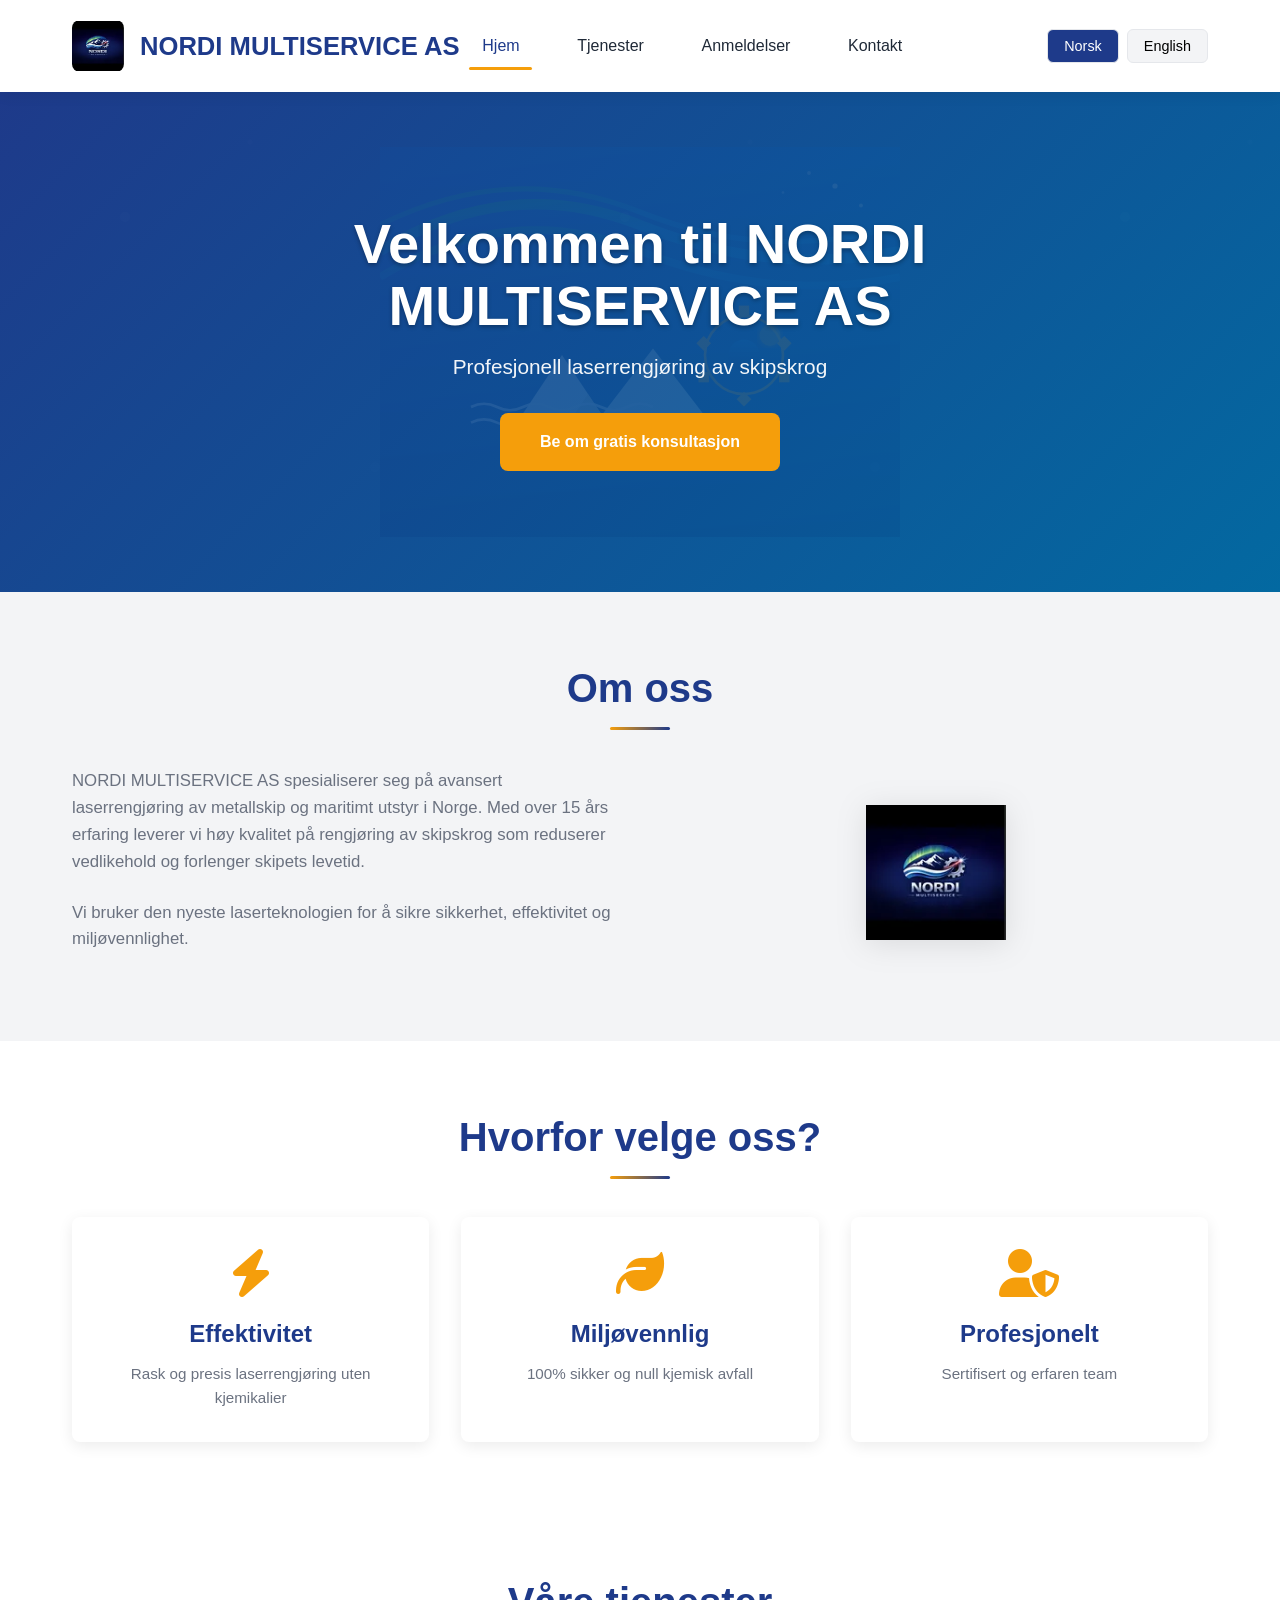
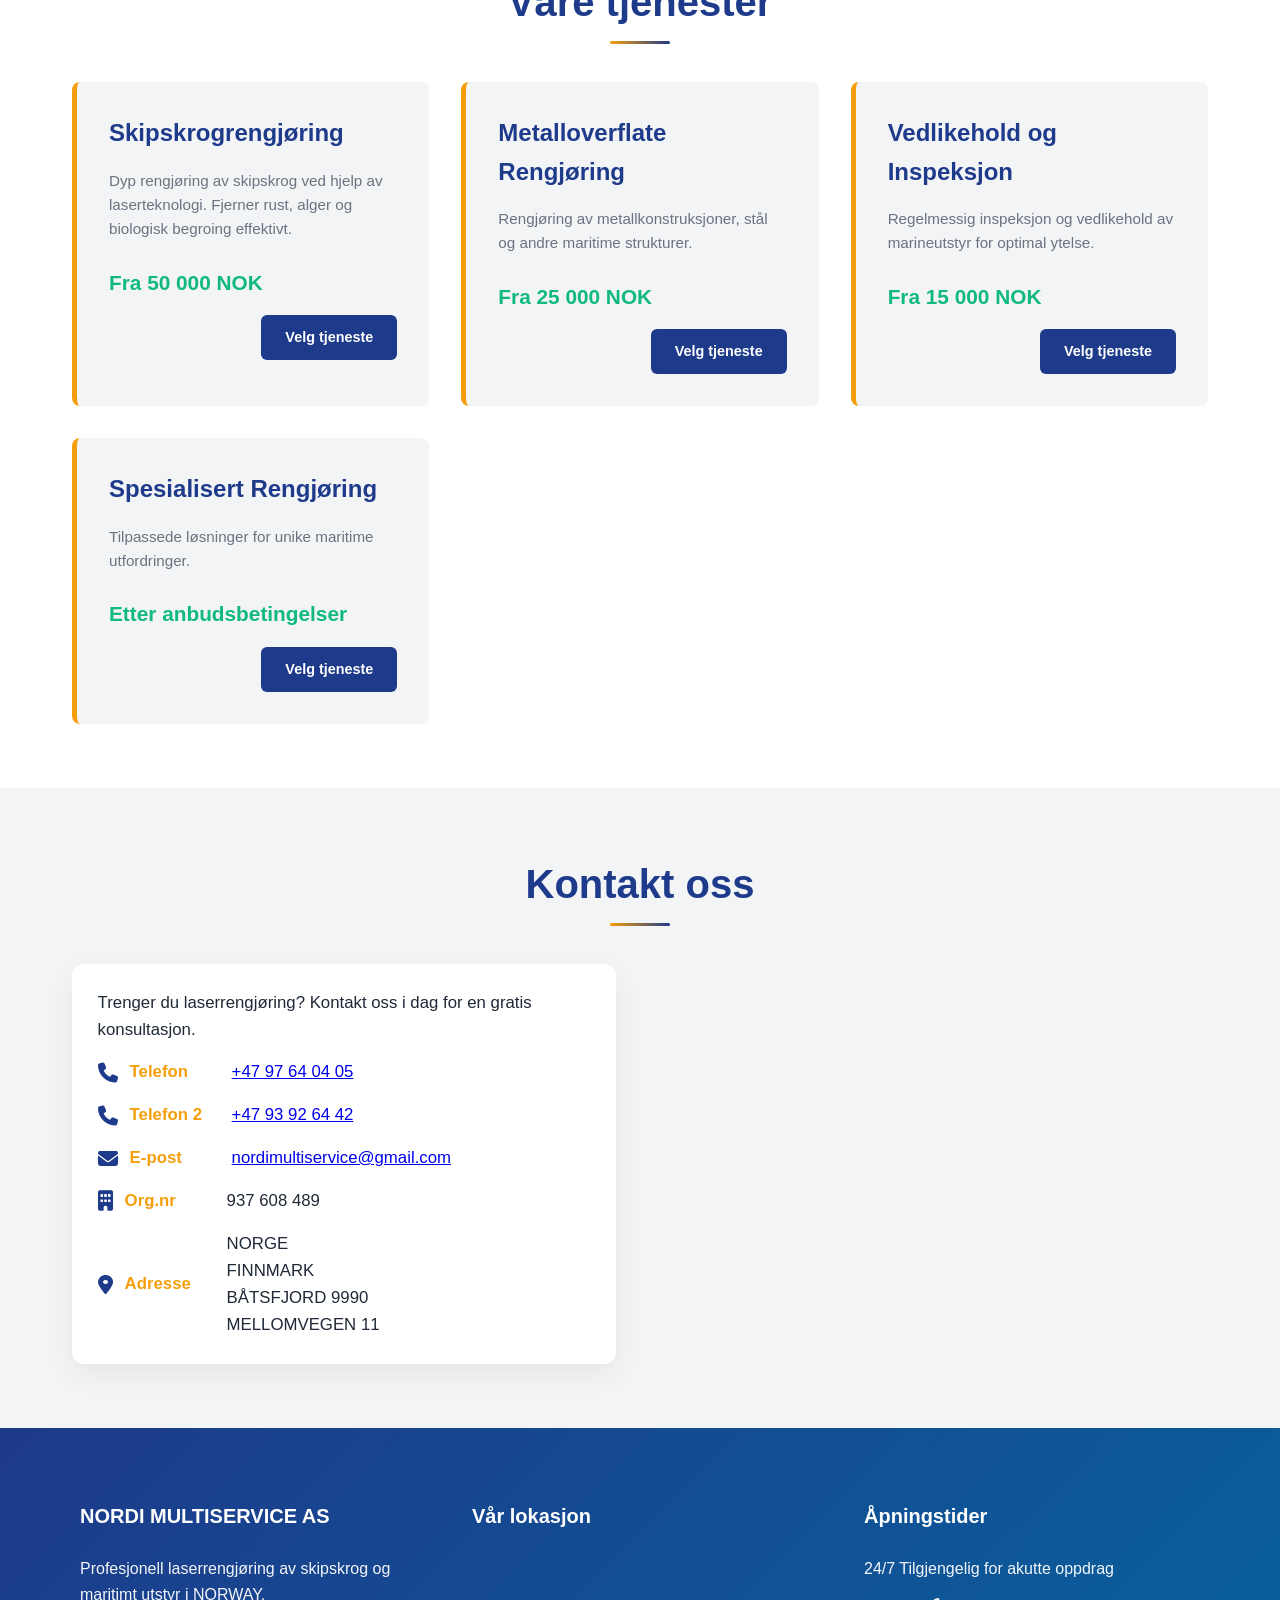
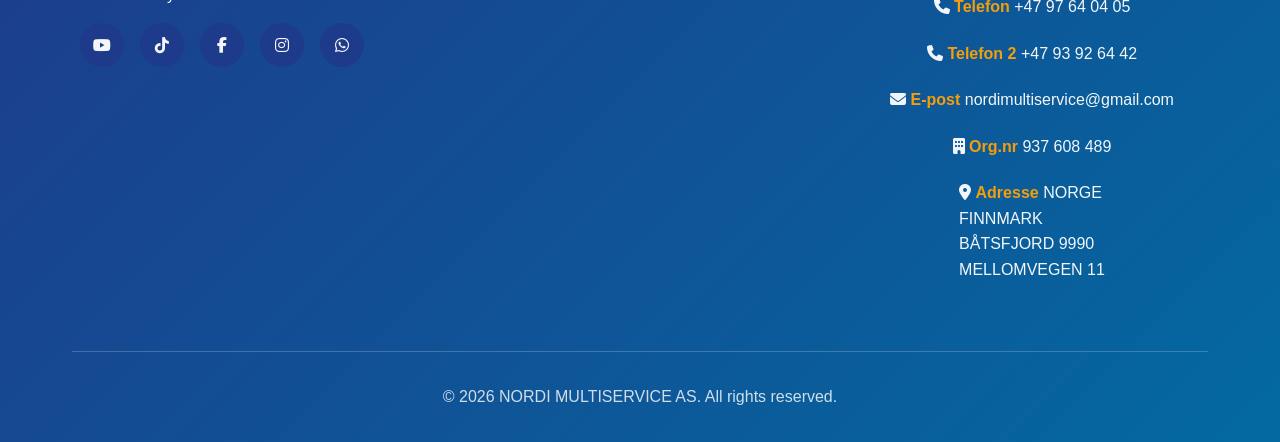
<file: index.html>
<!DOCTYPE html>
<html lang="nb">
<head>
  <meta charset="UTF-8">
  <meta name="viewport" content="width=device-width, initial-scale=1.0">
  <meta name="description" content="NORDI MULTISERVICE AS tilbyr profesjonell laserrengjøring av skipsskrog, metalloverflater og maritimt utstyr i Norge. Miljøvennlig metode, dokumenterte resultater og 24/7 beredskap.">
  <meta name="keywords" content="laserrengjøring, skipsskrog, maritim rengjøring, rustfjerning, metallrengjøring, Båtsfjord, Norge">
  <meta name="author" content="NORDI MULTISERVICE AS">
  <meta name="robots" content="index, follow">
  <meta name="theme-color" content="#1e3a8a">
  <meta property="og:type" content="website">
  <meta property="og:locale" content="nb_NO">
  <meta property="og:site_name" content="NORDI MULTISERVICE AS">
  <meta property="og:title" content="NORDI MULTISERVICE AS - Laserrengjøring i Norge">
  <meta property="og:description" content="Profesjonell laserrengjøring av skipsskrog, metalloverflater og maritimt utstyr. Miljøvennlig, presist og tilgjengelig 24/7.">
  <meta property="og:url" content="https://nordimultiservice.no/">
  <meta property="og:image" content="https://nordimultiservice.no/images/image.webp">
  <meta name="twitter:card" content="summary_large_image">
  <meta name="twitter:title" content="NORDI MULTISERVICE AS - Laserrengjøring i Norge">
  <meta name="twitter:description" content="Profesjonell laserrengjøring av skipsskrog, metalloverflater og maritimt utstyr.">
  <meta name="twitter:image" content="https://nordimultiservice.no/images/image.webp">
  <title data-translate="home_page_title">NORDI MULTISERVICE AS - Hjem</title>

  <link rel="canonical" href="https://nordimultiservice.no/">
  <link rel="alternate" hreflang="nb" href="https://nordimultiservice.no/">
  <link rel="alternate" hreflang="en" href="https://nordimultiservice.no/">
  <link rel="manifest" href="site.webmanifest">
  <link rel="apple-touch-icon" href="images/image-150w.png">
  <link rel="preconnect" href="https://cdnjs.cloudflare.com" crossorigin>
  <link rel="stylesheet" href="css/style.css">
  <link rel="stylesheet" href="https://cdnjs.cloudflare.com/ajax/libs/font-awesome/6.4.0/css/all.min.css">
  <link rel="icon" type="image/png" href="images/image.png">
  <script type="application/ld+json">
    {
      "@context": "https://schema.org",
      "@type": "LocalBusiness",
      "@id": "#nordi-multiservice",
      "name": "NORDI MULTISERVICE AS",
      "legalName": "NORDI MULTISERVICE AS",
      "identifier": "937608489",
      "url": "https://nordimultiservice.no/",
      "image": "https://nordimultiservice.no/images/image.png",
      "email": "mailto:nordimultiservice@gmail.com",
      "telephone": "+47 97 64 04 05",
      "address": {
        "@type": "PostalAddress",
        "streetAddress": "Mellomvegen 11",
        "postalCode": "9990",
        "addressLocality": "Båtsfjord",
        "addressCountry": "NO"
      },
      "areaServed": "Norway",
      "priceRange": "NOK",
      "openingHoursSpecification": {
        "@type": "OpeningHoursSpecification",
        "dayOfWeek": [
          "Monday",
          "Tuesday",
          "Wednesday",
          "Thursday",
          "Friday",
          "Saturday",
          "Sunday"
        ],
        "opens": "00:00",
        "closes": "23:59"
      },
      "sameAs": [
        "https://facebook.com/nordimultiservice",
        "https://instagram.com/nordimultiservice",
        "https://www.youtube.com",
        "https://www.tiktok.com"
      ]
    }
  </script>
</head>
<body>
  <!-- HEADER -->
  <header>
    <nav>
      <a href="index.html" class="logo">
        <picture>
          <source type="image/webp" srcset="images/image-150w.webp 150w, images/image-300w.webp 300w" sizes="52px">
          <img src="images/image-150w.png" srcset="images/image-150w.png 150w, images/image-300w.png 300w" alt="NORDI MULTISERVICE AS logo" width="52" height="52">
        </picture>
        <span>NORDI MULTISERVICE AS</span>
      </a>
      
      <ul class="nav-links">
        <li><a href="index.html" data-translate="home">Hjem</a></li>
        <li><a href="pages/services.html" data-translate="services">Tjenester</a></li>
        <li><a href="pages/reviews.html" data-translate="reviews">Anmeldelser</a></li>
        <li><a href="#contact" data-translate="contact">Kontakt</a></li>
      </ul>
      
      <div class="lang-switcher">
        <button class="lang-btn active" data-lang="nb">Norsk</button>
        <button class="lang-btn" data-lang="en">English</button>
      </div>
      
      <button class="hamburger" type="button" aria-label="Åpne meny" aria-expanded="false">
        <span></span>
        <span></span>
        <span></span>
      </button>
    </nav>
  </header>

  <!-- HERO SECTION -->
  <section class="hero">
    <div class="container">
      <div class="hero-content">
        <h1 data-translate="welcome">Velkommen til NORDI MULTISERVICE AS</h1>
        <p data-translate="hero_subtitle">Profesjonell lasernrengjøring av skipsskrog</p>
        <a href="#contact" class="cta-button" data-translate="hero_cta">Be om gratis konsultasjon</a>
      </div>
    </div>
  </section>

  <!-- ABOUT SECTION -->
  <section id="about" class="about">
    <div class="container">
      <h2 data-translate="about_title">Om oss</h2>
      <div class="about-content">
        <div class="about-text">
          <p data-translate="about_desc">NORDI MULTISERVICE AS spesialiserer seg på avansert laserrengjøring av metallskip og maritimt utstyr i Norge. Med over 15 års erfaring leverer vi høy kvalitet på rengjøring av skipskrog som reduserer vedlikehold og forlenger skipets levetid.</p>
          <p data-translate="about_extra">Vi bruker den nyeste laserteknologien for å sikre sikkerhet, effektivitet og miljøvennlighet.</p>
        </div>
        <div class="about-image">
          <picture>
            <source type="image/webp" srcset="images/image-150w.webp 150w, images/image-300w.webp 300w" sizes="(max-width:480px) 80px, 140px">
            <img src="images/image-150w.png" srcset="images/image-150w.png 150w, images/image-300w.png 300w" alt="Lasernrengjøring av skipsskrog" loading="lazy">
          </picture>
        </div>
      </div>
    </div>
  </section>

  <!-- WHY US SECTION -->
  <section id="why-us" class="features-section">
    <div class="container">
      <h2 data-translate="why_us">Hvorfor velge oss?</h2>
      <div class="features">
        <div class="feature">
          <div class="feature-icon"><i class="fas fa-bolt" aria-hidden="true"></i></div>
          <h3 data-translate="efficiency">Effektivitet</h3>
          <p data-translate="efficiency_desc">Rask og presis lasernrengjøring uten kjemikalier</p>
        </div>
        <div class="feature">
          <div class="feature-icon"><i class="fas fa-leaf" aria-hidden="true"></i></div>
          <h3 data-translate="eco_friendly">Miljøvennlig</h3>
          <p data-translate="eco_friendly_desc">100% sikker og null kjemisk avfall</p>
        </div>
        <div class="feature">
          <div class="feature-icon"><i class="fas fa-user-shield" aria-hidden="true"></i></div>
          <h3 data-translate="professional">Profesjonelt</h3>
          <p data-translate="professional_desc">Sertifisert og erfaren team</p>
        </div>
      </div>
    </div>
  </section>

  <!-- SERVICES PREVIEW -->
  <section id="services" class="services-section">
    <div class="container">
      <h2 data-translate="services_title">Våre tjenester</h2>
      <div class="services-grid">
        <div class="service-card">
          <h3 data-translate="service_1_title">Skipsskrog Rengjøring</h3>
          <p data-translate="service_1_desc">Dypt rengjøring av marineskrog ved hjelp av laserteknologi. Fjerner rust, alger og biologisk begroeing effektivt.</p>
          <div class="service-price">
              <span class="price" data-translate="service_1_price">Fra 50 000 NOK</span>
              <a href="pages/services.html" class="order-btn" data-translate="order_button">Velg tjeneste</a>
            </div>
        </div>

        <div class="service-card">
          <h3 data-translate="service_2_title">Metalloverflate Rengjøring</h3>
          <p data-translate="service_2_desc">Rengjøring av metallkonstruksjoner, stål og andre maritime strukturer.</p>
          <div class="service-price">
            <span class="price" data-translate="service_2_price">Fra 25 000 NOK</span>
            <a href="pages/services.html" class="order-btn" data-translate="order_button">Velg tjeneste</a>
          </div>
        </div>

        <div class="service-card">
          <h3 data-translate="service_3_title">Vedlikehold og Inspeksjon</h3>
          <p data-translate="service_3_desc">Regelmessig inspeksjon og vedlikehold av marineutstyr for optimal ytelse.</p>
          <div class="service-price">
            <span class="price" data-translate="service_3_price">Fra 15 000 NOK</span>
            <a href="pages/services.html" class="order-btn" data-translate="order_button">Velg tjeneste</a>
          </div>
        </div>

        <div class="service-card">
          <h3 data-translate="service_4_title">Spesialisert Rengjøring</h3>
          <p data-translate="service_4_desc">Tilpassede løsninger for unike maritime utfordringer.</p>
          <div class="service-price">
            <span class="price" data-translate="service_4_price">Etter anbudsbetingelser</span>
            <a href="pages/services.html" class="order-btn" data-translate="order_button">Velg tjeneste</a>
          </div>
        </div>
      </div>
    </div>
  </section>

  <!-- CONTACT SECTION -->
  <section id="contact" class="contact-section">
    <div class="container">
      <h2 data-translate="contact_title">Kontakt oss</h2>
      <div class="contact-content">
        <div class="contact-panel">
            <p data-translate="contact_desc" class="contact-lead">Trenger du laser rengjøring? Kontakt oss i dag for en gratis konsultasjon.</p>
            <div class="contact-details">
              <p class="contact-line"><i class="fas fa-phone"></i> <strong data-translate="phone">Telefon:</strong> <a href="tel:+4797640405">+47 97 64 04 05</a></p>
              <p class="contact-line"><i class="fas fa-phone"></i> <strong data-translate="phone_2">Telefon 2:</strong> <a href="tel:+4793926442">+47 93 92 64 42</a></p>
              <p class="contact-line"><i class="fas fa-envelope"></i> <strong data-translate="email">E-post:</strong> <a href="mailto:nordimultiservice@gmail.com">nordimultiservice@gmail.com</a></p>
              <p class="contact-line"><i class="fas fa-building"></i> <strong data-translate="org_number">Org.nr:</strong> 937 608 489</p>
              <p class="contact-line"><i class="fas fa-map-marker-alt"></i> <strong data-translate="address">Adresse:</strong> NORGE<br>FINNMARK<br>BÅTSFJORD 9990<br>MELLOMVEGEN 11</p>
            </div>
          </div>
      </div>
    </div>
  </section>

  <!-- FOOTER -->
  <footer class="footer">
    <div class="container">
      <div class="footer-content">
            <div class="footer-section">
          <h3 data-translate="company_name">NORDI MULTISERVICE AS</h3>
          <p data-translate="footer_desc">Profesjonell laserrengjøring av skipskrog og maritimt utstyr i NORWAY.</p>
          <div class="social-links">
            <a href="https://www.youtube.com" target="_blank" rel="noopener noreferrer" class="social-link" title="YouTube" aria-label="YouTube"><i class="fa-brands fa-youtube"></i></a>
            <a href="https://www.tiktok.com" target="_blank" rel="noopener noreferrer" class="social-link" title="TikTok" aria-label="TikTok"><i class="fa-brands fa-tiktok"></i></a>
            <a href="https://facebook.com/nordimultiservice" target="_blank" rel="noopener noreferrer" class="social-link" title="Facebook" aria-label="Facebook"><i class="fa-brands fa-facebook-f"></i></a>
            <a href="https://instagram.com/nordimultiservice" target="_blank" rel="noopener noreferrer" class="social-link" title="Instagram" aria-label="Instagram"><i class="fa-brands fa-instagram"></i></a>
            <a href="https://wa.me/4797640405" target="_blank" rel="noopener noreferrer" class="social-link" title="WhatsApp" aria-label="WhatsApp"><i class="fa-brands fa-whatsapp"></i></a>
          </div>
        </div>

        <div class="footer-section">
          <h3 data-translate="location">Vår lokasjon</h3>
          <div class="map-container">
            <iframe src="https://www.google.com/maps?q=Mellomvegen%2011%2C%209990%20B%C3%A5tsfjord%2C%20Finnmark%2C%20Norge&output=embed" title="NORDI MULTISERVICE AS på Google Maps" allowfullscreen="" loading="lazy" referrerpolicy="no-referrer-when-downgrade"></iframe>
          </div>
        </div>

        <div class="footer-section">
          <h3 data-translate="hours">Åpningstider</h3>
          <p data-translate="hours_text">24/7 Tilgjengelig for akutte oppdrag</p>
          <div class="contact-info">
            <p><i class="fas fa-phone"></i> <strong data-translate="phone">Telefon:</strong> <a href="tel:+4797640405">+47 97 64 04 05</a></p>
            <p><i class="fas fa-phone"></i> <strong data-translate="phone_2">Telefon 2:</strong> <a href="tel:+4793926442">+47 93 92 64 42</a></p>
            <p><i class="fas fa-envelope"></i> <strong data-translate="email">E-post:</strong> <a href="mailto:nordimultiservice@gmail.com">nordimultiservice@gmail.com</a></p>
            <p><i class="fas fa-building"></i> <strong data-translate="org_number">Org.nr:</strong> 937 608 489</p>
            <p><i class="fas fa-map-marker-alt"></i> <strong data-translate="address">Adresse:</strong> NORGE<br>FINNMARK<br>BÅTSFJORD 9990<br>MELLOMVEGEN 11</p>
          </div>
        </div>
      </div>

      <div class="footer-bottom">
        <p>&copy; 2026 NORDI MULTISERVICE AS. All rights reserved.</p>
      </div>
    </div>
  </footer>

  <script src="js/translations.js?v=3"></script>
  <script src="js/main.js?v=3"></script>
</body>
</html>
</file>
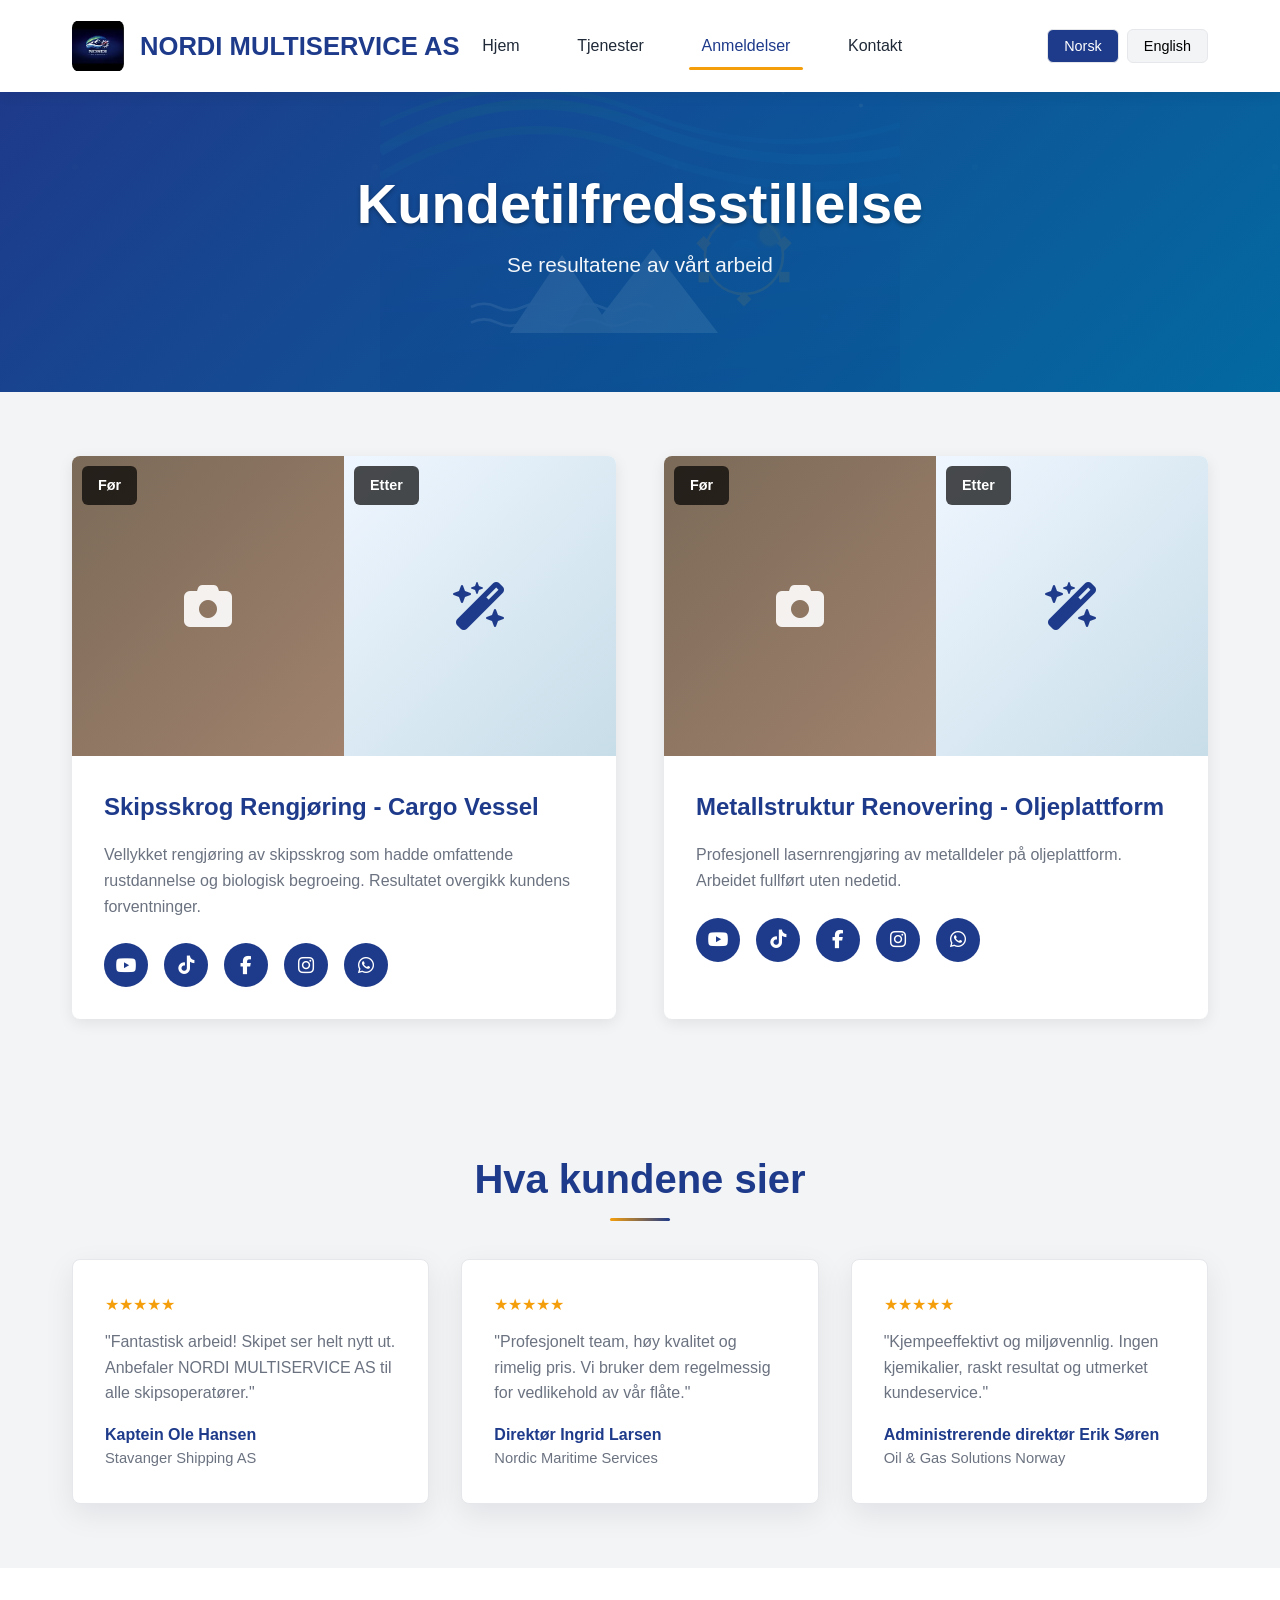
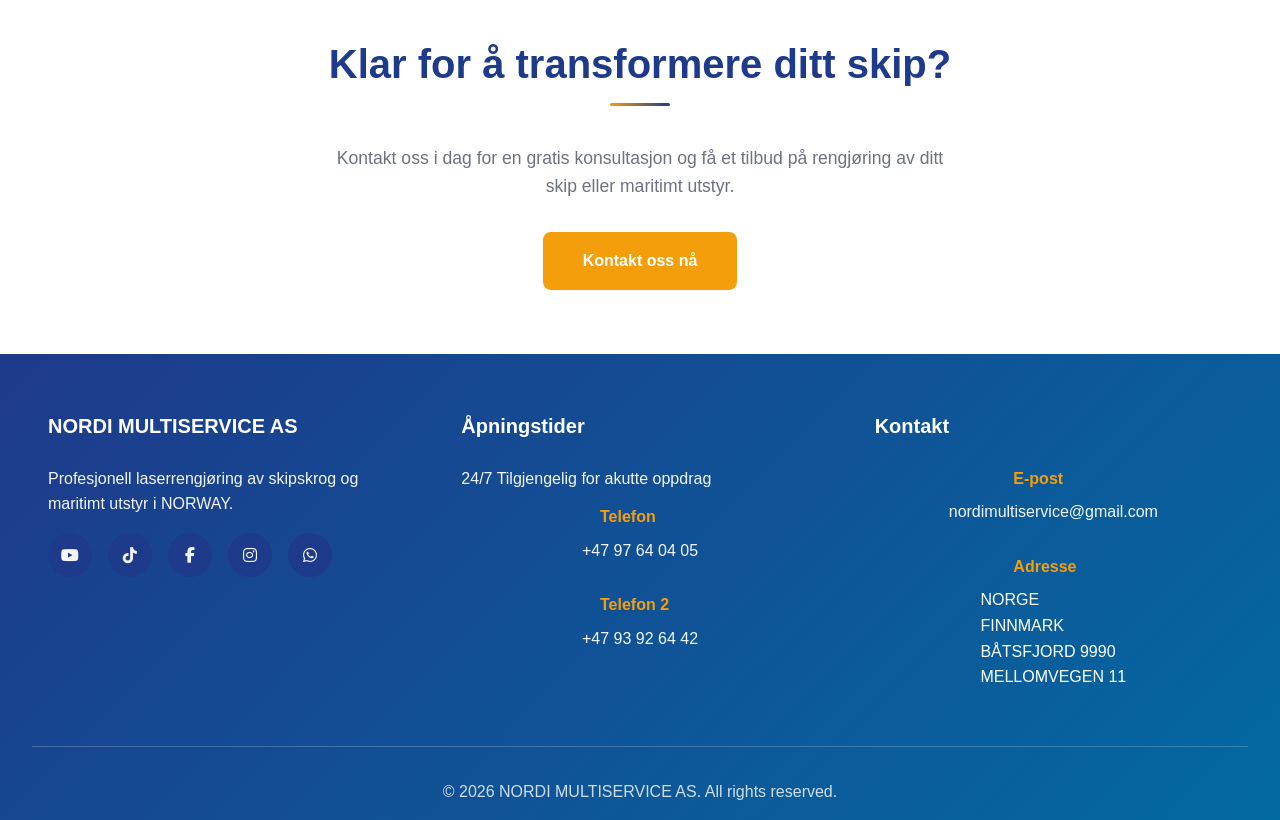
<file: pages/reviews.html>
<!DOCTYPE html>
<html lang="nb">
<head>
  <meta charset="UTF-8">
  <meta name="viewport" content="width=device-width, initial-scale=1.0">
  <meta name="description" content="Se kundereferanser, resultater og eksempler på laserrengjøring fra NORDI MULTISERVICE AS i Norge.">
  <meta name="robots" content="index, follow">
  <meta name="theme-color" content="#1e3a8a">
  <meta property="og:type" content="website">
  <meta property="og:locale" content="nb_NO">
  <meta property="og:site_name" content="NORDI MULTISERVICE AS">
  <meta property="og:title" content="Anmeldelser - NORDI MULTISERVICE AS">
  <meta property="og:description" content="Kundereferanser og resultater fra profesjonell laserrengjøring og maritimt vedlikehold.">
  <meta property="og:url" content="https://nordimultiservice.no/pages/reviews.html">
  <meta property="og:image" content="https://nordimultiservice.no/images/image.webp">
  <meta name="twitter:card" content="summary_large_image">
  <meta name="twitter:title" content="Anmeldelser - NORDI MULTISERVICE AS">
  <meta name="twitter:description" content="Kundereferanser og resultater fra profesjonell laserrengjøring og maritimt vedlikehold.">
  <meta name="twitter:image" content="https://nordimultiservice.no/images/image.webp">
  <title data-translate="reviews_page_title">Anmeldelser - NORDI MULTISERVICE AS</title>
  <link rel="canonical" href="https://nordimultiservice.no/pages/reviews.html">
  <link rel="alternate" hreflang="nb" href="https://nordimultiservice.no/pages/reviews.html">
  <link rel="alternate" hreflang="en" href="https://nordimultiservice.no/pages/reviews.html">
  <link rel="manifest" href="../site.webmanifest">
  <link rel="apple-touch-icon" href="../images/image-150w.png">
  <link rel="preconnect" href="https://cdnjs.cloudflare.com" crossorigin>
  <link rel="stylesheet" href="../css/style.css">
  <link rel="stylesheet" href="https://cdnjs.cloudflare.com/ajax/libs/font-awesome/6.4.0/css/all.min.css">
  <link rel="icon" type="image/png" href="../images/image.png">
  <script type="application/ld+json">
    {
      "@context": "https://schema.org",
      "@type": "BreadcrumbList",
      "itemListElement": [
        {
          "@type": "ListItem",
          "position": 1,
          "name": "Hjem",
          "item": "https://nordimultiservice.no/"
        },
        {
          "@type": "ListItem",
          "position": 2,
          "name": "Anmeldelser",
          "item": "https://nordimultiservice.no/pages/reviews.html"
        }
      ]
    }
  </script>
</head>
<body>
  <!-- HEADER -->
  <header>
    <nav>
      <a href="../index.html" class="logo">
        <picture>
          <source type="image/webp" srcset="../images/image-150w.webp 150w, ../images/image-300w.webp 300w, ../images/image@2x.webp 600w" sizes="(max-width:480px) 35px, (max-width:768px) 50px, 60px">
          <img src="../images/image-150w.png" srcset="../images/image-150w.png 150w, ../images/image-300w.png 300w, ../images/image@2x.png 600w" alt="NORDI MULTISERVICE AS logo" width="52" height="52">
        </picture>
        <span>NORDI MULTISERVICE AS</span>
      </a>
      
      <ul class="nav-links">
        <li><a href="../index.html" data-translate="home">Hjem</a></li>
        <li><a href="services.html" data-translate="services">Tjenester</a></li>
        <li><a href="reviews.html" data-translate="reviews">Anmeldelser</a></li>
        <li><a href="../index.html#contact" data-translate="contact">Kontakt</a></li>
      </ul>
      
      <div class="lang-switcher">
        <button class="lang-btn active" data-lang="nb">Norsk</button>
        <button class="lang-btn" data-lang="en">English</button>
      </div>
      
      <button class="hamburger" type="button" aria-label="Åpne meny" aria-expanded="false">
        <span></span>
        <span></span>
        <span></span>
      </button>
    </nav>
  </header>

  <!-- HERO SECTION -->
  <section class="hero page-hero">
    <div class="hero-content">
      <h1 data-translate="reviews_title">Kundetilfredsstillelse</h1>
      <p data-translate="reviews_hero_subtitle">Se resultatene av vårt arbeid</p>
    </div>
  </section>

  <!-- REVIEWS SECTION -->
  <section class="reviews-section">
    <div class="container">
      <div class="reviews-grid">
        <!-- REVIEW 1 -->
        <div class="review-card">
          <div class="before-after">
            <div class="before-after-image">
              <div class="result-placeholder result-before"><i class="fas fa-camera" aria-hidden="true"></i></div>
              <div class="before-after-label" data-translate="before">Før</div>
            </div>
            <div class="before-after-image">
              <div class="result-placeholder result-after"><i class="fas fa-wand-magic-sparkles" aria-hidden="true"></i></div>
              <div class="before-after-label" data-translate="after">Etter</div>
            </div>
          </div>
          <div class="review-content">
            <h3 data-translate="review_1_title">Skipsskrog Rengjøring - Cargo Vessel</h3>
            <p data-translate="review_1_desc">Vellykket rengjøring av skipsskrog som hadde omfattende rustdannelse og biologisk begroeing. Resultatet overgikk kundens forventninger.</p>
            <div class="social-links">
                <a href="https://www.youtube.com" target="_blank" rel="noopener noreferrer" class="social-link" title="YouTube" aria-label="YouTube"><i class="fa-brands fa-youtube"></i></a>
                <a href="https://www.tiktok.com" target="_blank" rel="noopener noreferrer" class="social-link" title="TikTok" aria-label="TikTok"><i class="fa-brands fa-tiktok"></i></a>
                <a href="https://facebook.com/nordimultiservice" target="_blank" rel="noopener noreferrer" class="social-link" title="Facebook" aria-label="Facebook"><i class="fa-brands fa-facebook-f"></i></a>
                <a href="https://instagram.com/nordimultiservice" target="_blank" rel="noopener noreferrer" class="social-link" title="Instagram" aria-label="Instagram"><i class="fa-brands fa-instagram"></i></a>
                <a href="https://wa.me/4797640405" target="_blank" rel="noopener noreferrer" class="social-link" title="WhatsApp" aria-label="WhatsApp"><i class="fa-brands fa-whatsapp"></i></a>
            </div>
          </div>
        </div>

        <!-- REVIEW 2 -->
        <div class="review-card">
          <div class="before-after">
            <div class="before-after-image">
              <div class="result-placeholder result-before"><i class="fas fa-camera" aria-hidden="true"></i></div>
              <div class="before-after-label" data-translate="before">Før</div>
            </div>
            <div class="before-after-image">
              <div class="result-placeholder result-after"><i class="fas fa-wand-magic-sparkles" aria-hidden="true"></i></div>
              <div class="before-after-label" data-translate="after">Etter</div>
            </div>
          </div>
          <div class="review-content">
            <h3 data-translate="review_2_title">Metallstruktur Renovering - Oljeplattform</h3>
            <p data-translate="review_2_desc">Profesjonell lasernrengjøring av metalldeler på oljeplattform. Arbeidet fullført uten nedetid.</p>
            <div class="social-links">
            <a href="https://www.youtube.com" target="_blank" rel="noopener noreferrer" class="social-link" title="YouTube" aria-label="YouTube"><i class="fa-brands fa-youtube"></i></a>
            <a href="https://www.tiktok.com" target="_blank" rel="noopener noreferrer" class="social-link" title="TikTok" aria-label="TikTok"><i class="fa-brands fa-tiktok"></i></a>
            <a href="https://facebook.com/nordimultiservice" target="_blank" rel="noopener noreferrer" class="social-link" title="Facebook" aria-label="Facebook"><i class="fa-brands fa-facebook-f"></i></a>
            <a href="https://instagram.com/nordimultiservice" target="_blank" rel="noopener noreferrer" class="social-link" title="Instagram" aria-label="Instagram"><i class="fa-brands fa-instagram"></i></a>
            <a href="https://wa.me/4797640405" target="_blank" rel="noopener noreferrer" class="social-link" title="WhatsApp" aria-label="WhatsApp"><i class="fa-brands fa-whatsapp"></i></a>
          </div>
        </div>
      </div>
    </div>
  </section>

  <!-- CLIENT TESTIMONIALS -->
  <section class="section-muted">
    <div class="container">
      <h2 data-translate="testimonials_title">Hva kundene sier</h2>
      <div class="testimonial-grid">
        <div class="testimonial-card">
          <div class="stars" aria-label="5 av 5 stjerner">★★★★★</div>
          <p data-translate="testimonial_quote_1">"Fantastisk arbeid! Skipet ser helt nytt ut. Anbefaler NORDI MULTISERVICE AS til alle skipsoperatører."</p>
          <strong>Kaptein Ole Hansen</strong>
          <span>Stavanger Shipping AS</span>
        </div>

        <div class="testimonial-card">
          <div class="stars" aria-label="5 av 5 stjerner">★★★★★</div>
          <p data-translate="testimonial_quote_2">"Profesjonelt team, høy kvalitet og rimelig pris. Vi bruker dem regelmessig for vedlikehold av vår flåte."</p>
          <strong>Direktør Ingrid Larsen</strong>
          <span>Nordic Maritime Services</span>
        </div>

        <div class="testimonial-card">
          <div class="stars" aria-label="5 av 5 stjerner">★★★★★</div>
          <p data-translate="testimonial_quote_3">"Kjempeeffektivt og miljøvennlig. Ingen kjemikalier, raskt resultat og utmerket kundeservice."</p>
          <strong>Administrerende direktør Erik Søren</strong>
          <span>Oil & Gas Solutions Norway</span>
        </div>
      </div>
    </div>
  </section>

  <!-- CTA SECTION -->
  <section class="cta-section">
    <div class="container">
      <h2 data-translate="cta_title">Klar for å transformere ditt skip?</h2>
      <p data-translate="cta_text">Kontakt oss i dag for en gratis konsultasjon og få et tilbud på rengjøring av ditt skip eller maritim utstyr.</p>
      <a href="../index.html#contact" class="cta-button" data-translate="cta_button_contact">Kontakt oss nå</a>
    </div>
  </section>

  <!-- FOOTER -->
  <footer>
    <div class="footer-content">
      <div class="footer-section">
        <h3 data-translate="company_name">NORDI MULTISERVICE AS</h3>
        <p data-translate="footer_desc">Profesjonell laserrengjøring av skipskrog og maritimt utstyr i NORWAY.</p>
        <div class="social-links">
          <a href="https://www.youtube.com" target="_blank" rel="noopener noreferrer" class="social-link" title="YouTube" aria-label="YouTube"><i class="fa-brands fa-youtube"></i></a>
          <a href="https://www.tiktok.com" target="_blank" rel="noopener noreferrer" class="social-link" title="TikTok" aria-label="TikTok"><i class="fa-brands fa-tiktok"></i></a>
          <a href="https://facebook.com/nordimultiservice" target="_blank" rel="noopener noreferrer" class="social-link" title="Facebook" aria-label="Facebook"><i class="fa-brands fa-facebook-f"></i></a>
          <a href="https://instagram.com/nordimultiservice" target="_blank" rel="noopener noreferrer" class="social-link" title="Instagram" aria-label="Instagram"><i class="fa-brands fa-instagram"></i></a>
          <a href="https://wa.me/4797640405" target="_blank" rel="noopener noreferrer" class="social-link" title="WhatsApp" aria-label="WhatsApp"><i class="fa-brands fa-whatsapp"></i></a>
        </div>
      </div>

      <div class="footer-section">
        <h3 data-translate="hours">Åpningstider</h3>
        <p data-translate="hours_text">24/7 Tilgjengelig for akutte oppdrag</p>
        <div class="contact-info">
          <strong data-translate="phone">Telefon:</strong>
          <a href="tel:+4797640405">+47 97 64 04 05</a>
        </div>
        <div class="contact-info">
          <strong data-translate="phone_2">Telefon 2:</strong>
          <a href="tel:+4793926442">+47 93 92 64 42</a>
        </div>
      </div>

      <div class="footer-section">
        <h3 data-translate="contact">Kontakt</h3>
        <div class="contact-info">
          <strong data-translate="email">E-post:</strong>
          <a href="mailto:nordimultiservice@gmail.com">nordimultiservice@gmail.com</a>
        </div>
        <div class="contact-info">
          <strong data-translate="address">Adresse:</strong>
          <span>NORGE<br>FINNMARK<br>BÅTSFJORD 9990<br>MELLOMVEGEN 11</span>
        </div>
      </div>
    </div>

    <div class="footer-bottom">
      <p>&copy; 2026 NORDI MULTISERVICE AS. All rights reserved.</p>
    </div>
  </footer>

  <script src="../js/translations.js?v=3"></script>
  <script src="../js/main.js?v=3"></script>
</body>
</html>
</file>
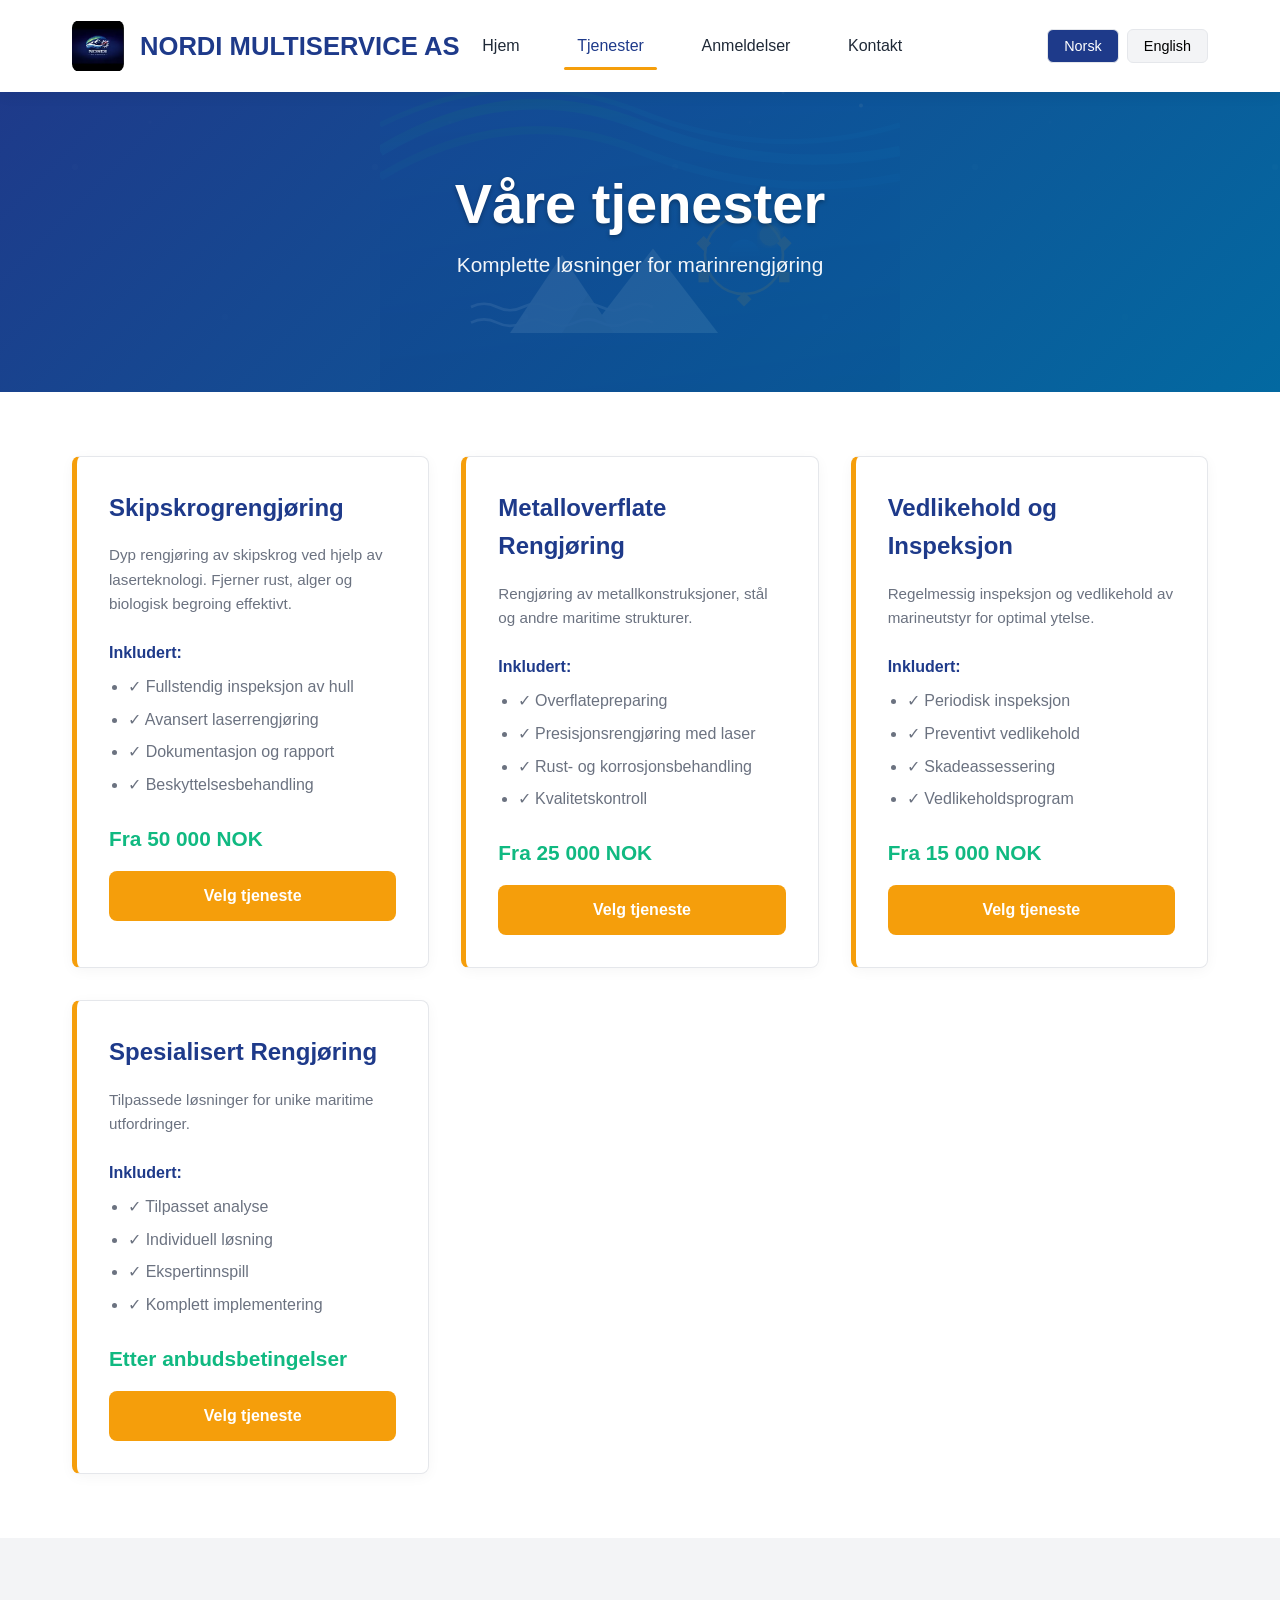
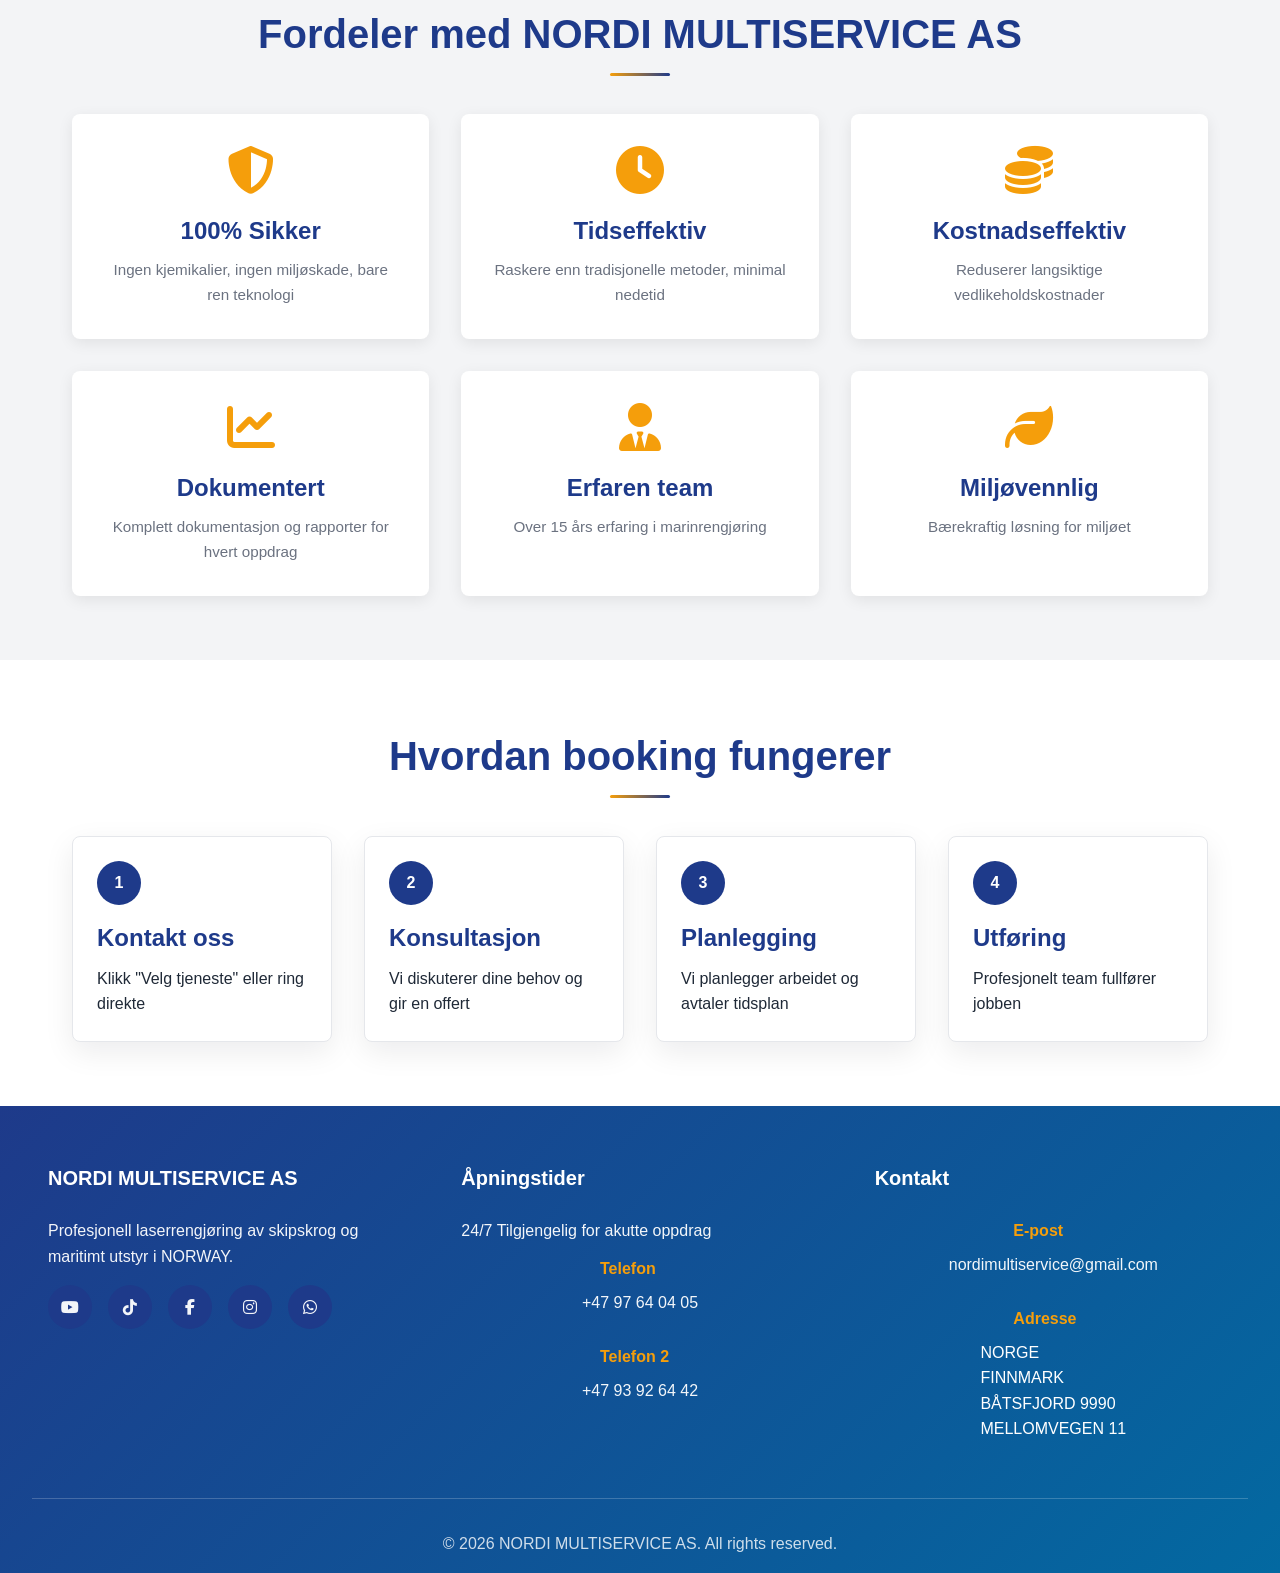
<file: pages/services.html>
<!DOCTYPE html>
<html lang="nb">
<head>
  <meta charset="UTF-8">
  <meta name="viewport" content="width=device-width, initial-scale=1.0">
  <meta name="description" content="Se tjenester fra NORDI MULTISERVICE AS: laserrengjøring av skipsskrog, metalloverflater, vedlikehold, inspeksjon og spesialtilpassede maritime løsninger.">
  <meta name="robots" content="index, follow">
  <meta name="theme-color" content="#1e3a8a">
  <meta property="og:type" content="website">
  <meta property="og:locale" content="nb_NO">
  <meta property="og:site_name" content="NORDI MULTISERVICE AS">
  <meta property="og:title" content="Tjenester - NORDI MULTISERVICE AS">
  <meta property="og:description" content="Komplette løsninger for laserrengjøring og maritimt vedlikehold i Norge.">
  <meta property="og:url" content="https://nordimultiservice.no/pages/services.html">
  <meta property="og:image" content="https://nordimultiservice.no/images/image.webp">
  <meta name="twitter:card" content="summary_large_image">
  <meta name="twitter:title" content="Tjenester - NORDI MULTISERVICE AS">
  <meta name="twitter:description" content="Komplette løsninger for laserrengjøring og maritimt vedlikehold i Norge.">
  <meta name="twitter:image" content="https://nordimultiservice.no/images/image.webp">
  <title data-translate="services_page_title">Tjenester - NORDI MULTISERVICE AS</title>
  <link rel="canonical" href="https://nordimultiservice.no/pages/services.html">
  <link rel="alternate" hreflang="nb" href="https://nordimultiservice.no/pages/services.html">
  <link rel="alternate" hreflang="en" href="https://nordimultiservice.no/pages/services.html">
  <link rel="manifest" href="../site.webmanifest">
  <link rel="apple-touch-icon" href="../images/image-150w.png">
  <link rel="preconnect" href="https://cdnjs.cloudflare.com" crossorigin>
  <link rel="stylesheet" href="../css/style.css">
  <link rel="stylesheet" href="https://cdnjs.cloudflare.com/ajax/libs/font-awesome/6.4.0/css/all.min.css">
  <link rel="icon" type="image/png" href="../images/image.png">
  <script type="application/ld+json">
    {
      "@context": "https://schema.org",
      "@type": "Service",
      "@id": "#laser-cleaning-services",
      "name": "Laserrengjøring og maritimt vedlikehold",
      "provider": {
        "@type": "LocalBusiness",
        "name": "NORDI MULTISERVICE AS",
        "url": "https://nordimultiservice.no/",
        "telephone": "+47 97 64 04 05",
        "email": "nordimultiservice@gmail.com",
        "address": {
          "@type": "PostalAddress",
          "streetAddress": "Mellomvegen 11",
          "postalCode": "9990",
          "addressLocality": "Båtsfjord",
          "addressCountry": "NO"
        }
      },
      "areaServed": "Norway",
      "serviceType": [
        "Ship hull laser cleaning",
        "Metal surface cleaning",
        "Marine maintenance",
        "Inspection"
      ]
    }
  </script>
</head>
<body>
  <!-- HEADER -->
  <header>
    <nav>
      <a href="../index.html" class="logo">
        <picture>
          <source type="image/webp" srcset="../images/image-150w.webp 150w, ../images/image-300w.webp 300w, ../images/image@2x.webp 600w" sizes="(max-width:480px) 35px, (max-width:768px) 50px, 60px">
          <img src="../images/image-150w.png" srcset="../images/image-150w.png 150w, ../images/image-300w.png 300w, ../images/image@2x.png 600w" alt="NORDI MULTISERVICE AS logo" width="52" height="52">
        </picture>
        <span>NORDI MULTISERVICE AS</span>
      </a>
      
      <ul class="nav-links">
        <li><a href="../index.html" data-translate="home">Hjem</a></li>
        <li><a href="services.html" data-translate="services">Tjenester</a></li>
        <li><a href="reviews.html" data-translate="reviews">Anmeldelser</a></li>
        <li><a href="../index.html#contact" data-translate="contact">Kontakt</a></li>
      </ul>
      
      <div class="lang-switcher">
        <button class="lang-btn active" data-lang="nb">Norsk</button>
        <button class="lang-btn" data-lang="en">English</button>
      </div>
      
      <button class="hamburger" type="button" aria-label="Åpne meny" aria-expanded="false">
        <span></span>
        <span></span>
        <span></span>
      </button>
    </nav>
  </header>

  <!-- HERO SECTION -->
  <section class="hero page-hero">
    <div class="hero-content">
      <h1 data-translate="services_title">Våre tjenester</h1>
      <p data-translate="services_hero_subtitle">Komplette løsninger for marinrengjøring</p>
    </div>
  </section>

  <!-- SERVICES DETAILED -->
  <section class="services-section">
    <div class="container">
      <div class="services-grid">
        <!-- SERVICE 1 -->
        <div class="service-card service-card-detailed">
          <h3 data-translate="service_1_title">Skipsskrog Rengjøring</h3>
          <p data-translate="service_1_desc">Dypt rengjøring av marineskrog ved hjelp av laserteknologi. Fjerner rust, alger og biologisk begroeing effektivt.</p>
          
          <h4 class="service-included-title" data-translate="included_title">Inkludert:</h4>
          <ul class="service-feature-list">
            <li data-translate="service_1_feature_1">✓ Fullstendig inspeksjon av hull</li>
            <li data-translate="service_1_feature_2">✓ Avansert laserrengjøring</li>
            <li data-translate="service_1_feature_3">✓ Dokumentasjon og rapport</li>
            <li data-translate="service_1_feature_4">✓ Beskyttelsesbehandling</li>
          </ul>
          
          <div class="service-price">
            <span class="price" data-translate="service_1_price">Fra 50 000 NOK</span>
          </div>
          <button class="cta-button service-contact-btn" data-service="Skipskrog rengjøring" data-translate="order_button">Velg tjeneste</button>
        </div>

        <!-- SERVICE 2 -->
        <div class="service-card service-card-detailed">
          <h3 data-translate="service_2_title">Metalloverflate Rengjøring</h3>
          <p data-translate="service_2_desc">Rengjøring av metallkonstruksjoner, stål og andre maritime strukturer.</p>
          
          <h4 class="service-included-title" data-translate="included_title">Inkludert:</h4>
          <ul class="service-feature-list">
            <li data-translate="service_2_feature_1">✓ Overflatepreparing</li>
            <li data-translate="service_2_feature_2">✓ Presisjonsrengjøring med laser</li>
            <li data-translate="service_2_feature_3">✓ Rust- og korrosjonsbehandling</li>
            <li data-translate="service_2_feature_4">✓ Kvalitetskontroll</li>
          </ul>
          
          <div class="service-price">
            <span class="price" data-translate="service_2_price">Fra 25 000 NOK</span>
          </div>
          <button class="cta-button service-contact-btn" data-service="Metalloverflate rengjøring" data-translate="order_button">Velg tjeneste</button>
        </div>

        <!-- SERVICE 3 -->
        <div class="service-card service-card-detailed">
          <h3 data-translate="service_3_title">Vedlikehold og Inspeksjon</h3>
          <p data-translate="service_3_desc">Regelmessig inspeksjon og vedlikehold av marineutstyr for optimal ytelse.</p>
          
          <h4 class="service-included-title" data-translate="included_title">Inkludert:</h4>
          <ul class="service-feature-list">
            <li data-translate="service_3_feature_1">✓ Periodisk inspeksjon</li>
            <li data-translate="service_3_feature_2">✓ Preventivt vedlikehold</li>
            <li data-translate="service_3_feature_3">✓ Skadeassessering</li>
            <li data-translate="service_3_feature_4">✓ Vedlikeholdsprogram</li>
          </ul>
          
          <div class="service-price">
            <span class="price" data-translate="service_3_price">Fra 15 000 NOK</span>
          </div>
          <button class="cta-button service-contact-btn" data-service="Vedlikehold og inspeksjon" data-translate="order_button">Velg tjeneste</button>
        </div>

        <!-- SERVICE 4 -->
        <div class="service-card service-card-detailed">
          <h3 data-translate="service_4_title">Spesialisert Rengjøring</h3>
          <p data-translate="service_4_desc">Tilpassede løsninger for unike maritime utfordringer.</p>
          
          <h4 class="service-included-title" data-translate="included_title">Inkludert:</h4>
          <ul class="service-feature-list">
            <li data-translate="service_4_feature_1">✓ Tilpasset analyse</li>
            <li data-translate="service_4_feature_2">✓ Individuell løsning</li>
            <li data-translate="service_4_feature_3">✓ Ekspertinnspill</li>
            <li data-translate="service_4_feature_4">✓ Komplett implementering</li>
          </ul>
          
          <div class="service-price">
            <span class="price" data-translate="service_4_price">Etter anbudsbetingelser</span>
          </div>
          <button class="cta-button service-contact-btn" data-service="Spesialisert rengjøring" data-translate="order_button">Velg tjeneste</button>
        </div>
      </div>
    </div>
  </section>

  <!-- WHY CHOOSE US -->
  <section class="section-muted">
    <div class="container">
      <h2 data-translate="advantages_header">Fordeler med NORDI MULTISERVICE AS</h2>
      <div class="features">
        <div class="feature">
          <div class="feature-icon"><i class="fas fa-shield-halved" aria-hidden="true"></i></div>
          <h3 data-translate="benefit_1_title">100% Sikker</h3>
          <p data-translate="benefit_1_desc">Ingen kjemikalier, ingen miljøskade, bare ren teknologi</p>
        </div>
        <div class="feature">
          <div class="feature-icon"><i class="fas fa-clock" aria-hidden="true"></i></div>
          <h3 data-translate="benefit_2_title">Tidseffektiv</h3>
          <p data-translate="benefit_2_desc">Raskere enn tradisjonelle metoder, minimal nedetid</p>
        </div>
        <div class="feature">
          <div class="feature-icon"><i class="fas fa-coins" aria-hidden="true"></i></div>
          <h3 data-translate="benefit_3_title">Kostnadseffektiv</h3>
          <p data-translate="benefit_3_desc">Reduserer langsiktige vedlikeholdskostnader</p>
        </div>
        <div class="feature">
          <div class="feature-icon"><i class="fas fa-chart-line" aria-hidden="true"></i></div>
          <h3 data-translate="benefit_4_title">Dokumentert</h3>
          <p data-translate="benefit_4_desc">Komplett dokumentasjon og rapporter for hvert oppdrag</p>
        </div>
        <div class="feature">
          <div class="feature-icon"><i class="fas fa-user-tie" aria-hidden="true"></i></div>
          <h3 data-translate="benefit_5_title">Erfaren Team</h3>
          <p data-translate="benefit_5_desc">Over 15 års erfaring i marinrengjøring</p>
        </div>
        <div class="feature">
          <div class="feature-icon"><i class="fas fa-leaf" aria-hidden="true"></i></div>
          <h3 data-translate="benefit_6_title">Miljøvennlig</h3>
          <p data-translate="benefit_6_desc">Bærekraftig løsning for miljøet</p>
        </div>
      </div>
    </div>
  </section>

  <!-- PRICING INFO -->
  <section class="section-standard">
    <div class="container">
      <h2 data-translate="pricing_title">Hvordan booking fungerer</h2>
      <div class="steps-grid">
        <div class="step-card">
          <div class="step-number">1</div>
          <h3 data-translate="booking_step_1_title">Kontakt oss</h3>
          <p data-translate="booking_step_1_desc">Klikk "Velg tjeneste" eller ring direkte</p>
        </div>
        <div class="step-card">
          <div class="step-number">2</div>
          <h3 data-translate="booking_step_2_title">Konsultasjon</h3>
          <p data-translate="booking_step_2_desc">Vi diskuterer dine behov og gir en offert</p>
        </div>
        <div class="step-card">
          <div class="step-number">3</div>
          <h3 data-translate="booking_step_3_title">Planlegging</h3>
          <p data-translate="booking_step_3_desc">Vi planlegger arbeidet og avtaler tidsplan</p>
        </div>
        <div class="step-card">
          <div class="step-number">4</div>
          <h3 data-translate="booking_step_4_title">Utføring</h3>
          <p data-translate="booking_step_4_desc">Profesjonelt team fullfører jobben</p>
        </div>
      </div>
    </div>
  </section>

  <!-- FOOTER -->
  <footer>
    <div class="footer-content">
      <div class="footer-section">
        <h3 data-translate="company_name">NORDI MULTISERVICE AS</h3>
        <p data-translate="footer_desc">Profesjonell laserrengjøring av skipskrog og maritimt utstyr i NORWAY.</p>
        <div class="social-links">
            <a href="https://www.youtube.com" target="_blank" rel="noopener noreferrer" class="social-link" title="YouTube" aria-label="YouTube"><i class="fa-brands fa-youtube"></i></a>
            <a href="https://www.tiktok.com" target="_blank" rel="noopener noreferrer" class="social-link" title="TikTok" aria-label="TikTok"><i class="fa-brands fa-tiktok"></i></a>
            <a href="https://facebook.com/nordimultiservice" target="_blank" rel="noopener noreferrer" class="social-link" title="Facebook" aria-label="Facebook"><i class="fa-brands fa-facebook-f"></i></a>
            <a href="https://instagram.com/nordimultiservice" target="_blank" rel="noopener noreferrer" class="social-link" title="Instagram" aria-label="Instagram"><i class="fa-brands fa-instagram"></i></a>
            <a href="https://wa.me/4797640405" target="_blank" rel="noopener noreferrer" class="social-link" title="WhatsApp" aria-label="WhatsApp"><i class="fa-brands fa-whatsapp"></i></a>
        </div>
      </div>

      <div class="footer-section">
        <h3 data-translate="hours">Åpningstider</h3>
        <p data-translate="hours_text">24/7 Tilgjengelig for akutte oppdrag</p>
          <div class="contact-info">
          <strong data-translate="phone">Telefon:</strong>
          <a href="tel:+4797640405">+47 97 64 04 05</a>
        </div>
        <div class="contact-info">
          <strong data-translate="phone_2">Telefon 2:</strong>
          <a href="tel:+4793926442">+47 93 92 64 42</a>
        </div>
      </div>

      <div class="footer-section">
        <h3 data-translate="contact">Kontakt</h3>
        <div class="contact-info">
          <strong data-translate="email">E-post:</strong>
          <a href="mailto:nordimultiservice@gmail.com">nordimultiservice@gmail.com</a>
        </div>
        <div class="contact-info">
          <strong data-translate="address">Adresse:</strong>
          <span>NORGE<br>FINNMARK<br>BÅTSFJORD 9990<br>MELLOMVEGEN 11</span>
        </div>
      </div>
    </div>

    <div class="footer-bottom">
      <p>&copy; 2026 NORDI MULTISERVICE AS. All rights reserved.</p>
    </div>
  </footer>

  <script src="../js/translations.js?v=3"></script>
  <script src="../js/main.js?v=3"></script>
</body>
</html>
</file>
<file: css/style.css>
/* NORDI MULTISERVICE AS - Main Stylesheet */

:root {
  --primary-color: #1e3a8a;
  --secondary-color: #0369a1;
  --accent-color: #f59e0b;
  --success-color: #10b981;
  --light-bg: #f3f4f6;
  --dark-text: #1f2937;
  --light-text: #6b7280;
  --white: #ffffff;
  --border-color: #e5e7eb;
  --shadow-soft: 0 10px 30px rgba(2, 6, 23, 0.08);
  --border-radius: 8px;
  --transition: all 0.3s ease;
}

* {
  margin: 0;
  padding: 0;
  box-sizing: border-box;
}

html {
  scroll-behavior: smooth;
  height: 100%;
}

body {
  font-family: 'Segoe UI', Tahoma, Geneva, Verdana, sans-serif;
  color: var(--dark-text);
  background-color: var(--white);
  line-height: 1.6;
  margin: 0;
  padding: 0;
  min-height: 100vh;
  overflow-x: hidden;
}

img,
picture,
svg,
iframe,
video {
  max-width: 100%;
  height: auto;
  display: block;
}

/* HEADER & NAVIGATION */
header {
  background-color: rgba(255, 255, 255, 0.97);
  backdrop-filter: blur(4px);
  box-shadow: 0 2px 14px rgba(2, 6, 23, 0.08);
  position: sticky;
  top: 0;
  z-index: 1000;
  transition: background-color 0.2s ease, box-shadow 0.2s ease;
}

header.scrolled {
  background-color: rgba(255, 255, 255, 1);
  box-shadow: 0 8px 30px rgba(0, 0, 0, 0.12);
}

nav {
  display: flex;
  justify-content: space-between;
  align-items: center;
  padding: 1.25rem 2rem;
  max-width: 1200px;
  margin: 0 auto;
  width: 100%;
  position: relative;
}

.logo {
  display: flex;
  align-items: center;
  gap: 1rem;
  text-decoration: none;
  color: var(--primary-color);
  font-weight: bold;
  font-size: 1.6rem;
  margin-right: 10px;
}

.logo img {
  width: 52px;
  height: 52px;
  object-fit: contain;
  border-radius: 8px;
}

.nav-links {
  display: flex;
  gap: 2rem;
  align-items: center;
  list-style: none;
  min-width: 0; /* allow flex children to shrink and avoid overflow */
}

.nav-links li { min-width: 0; }

.nav-links a {
  text-decoration: none;
  color: var(--dark-text);
  font-weight: 500;
  transition: var(--transition);
  position: relative;
  padding: 0.5rem 0.8rem;
}

/* Contact panel styling (homepage) */
.contact-panel {
  background-color: var(--white);
  padding: 1.6rem;
  border-radius: 12px;
  box-shadow: 0 10px 30px rgba(2,6,23,0.06);
  min-width: 0;
}

.contact-lead {
  font-size: 1.05rem;
  color: var(--dark-text);
  margin-bottom: 1rem;
}

.contact-content,
.contact-grid {
  display: grid;
  grid-template-columns: 1fr;
  gap: 2rem;
  align-items: start;
}

.contact-content > *,
.contact-grid > * {
  min-width: 0;
}

.contact-details {
  display: flex;
  flex-direction: column;
  gap: 0.75rem;
}

.contact-line {
  display: flex;
  align-items: center;
  gap: 0.75rem;
  font-size: 1.05rem;
  color: var(--dark-text);
  min-width: 0;
}

.contact-line i {
  color: var(--primary-color);
  font-size: 1.25rem;
}

.contact-line strong {
  color: var(--accent-color);
  min-width: 90px;
}

.contact-line a {
  overflow-wrap: anywhere;
  word-break: break-word;
}

.nav-links a:hover {
  color: var(--primary-color);
}

.nav-links a::after {
  content: '';
  position: absolute;
  bottom: -8px;
  left: 0;
  width: 0;
  height: 3px;
  background-color: var(--accent-color);
  border-radius: 2px;
  transition: width 0.28s ease, opacity 0.2s ease;
  opacity: 0;
}

.nav-links a:hover::after,
.nav-links a:focus::after,
.nav-links a.active::after {
  width: 100%;
  opacity: 1;
}

.nav-links a.active {
  color: var(--primary-color);
}

/* Remove underline for Contact link when active on home page */
.nav-links a[href="#contact"].active::after {
  width: 0 !important;
  opacity: 0 !important;
  display: none !important;
}

/* Keep Contact text neutral on home (no highlight) */
.nav-links a[href="#contact"].active {
  color: var(--dark-text) !important;
  font-weight: 600;
}

/* Fully neutral Contact when active: no hover/focus accent */
.nav-links a[href="#contact"].active {
  color: var(--dark-text) !important;
  font-weight: 600;
  text-decoration: none !important;
}

.nav-links a[href="#contact"].active:hover,
.nav-links a[href="#contact"].active:focus {
  color: var(--dark-text) !important;
  background: transparent !important;
}

.lang-switcher {
  display: flex;
  gap: 0.5rem;
  align-items: center;
  margin-left: auto;
}

.lang-btn {
  background-color: var(--light-bg);
  border: 1px solid #e5e7eb;
  padding: 0.5rem 1rem;
  border-radius: 6px;
  cursor: pointer;
  transition: var(--transition);
  font-weight: 500;
  font-size: 0.9rem;
}

.lang-btn.active {
  background-color: var(--primary-color);
  color: var(--white);
}

.lang-btn:hover {
  background-color: var(--secondary-color);
  color: var(--white);
}

.hamburger {
  display: none;
  flex-direction: column;
  cursor: pointer;
  gap: 5px;
}

.hamburger span {
  width: 25px;
  height: 3px;
  background-color: var(--dark-text);
  transition: var(--transition);
}

/* HERO SECTION */
.hero {
  background: linear-gradient(135deg, var(--primary-color) 0%, var(--secondary-color) 100%);
  color: var(--white);
  padding: 6rem 2rem;
  text-align: center;
  min-height: 500px;
  display: flex;
  align-items: center;
  justify-content: center;
  position: relative;
  overflow: hidden;
}

.hero::before {
  content: '';
  position: absolute;
  top: 0;
  left: 0;
  right: 0;
  bottom: 0;
  background: url('data:image/svg+xml,<svg xmlns="http://www.w3.org/2000/svg" viewBox="0 0 100 100"><defs><pattern id="grain" width="100" height="100" patternUnits="userSpaceOnUse"><circle cx="25" cy="25" r="1" fill="rgba(255,255,255,0.1)"/><circle cx="75" cy="75" r="1" fill="rgba(255,255,255,0.05)"/><circle cx="50" cy="10" r="0.5" fill="rgba(255,255,255,0.08)"/></pattern></defs><rect width="100" height="100" fill="url(%23grain)"/></svg>');
  opacity: 0.1;
  z-index: 0;
  pointer-events: none;
}

.hero::after {
  content: '';
  position: absolute;
  inset: 0;
  background: url('../images/logo.svg') center / min(520px, 70vw) no-repeat;
  opacity: 0.08;
  z-index: 0;
  pointer-events: none;
}

.page-hero {
  min-height: 300px;
  padding: 4.5rem 2rem;
}

.hero-content {
  max-width: 800px;
  position: relative;
  z-index: 1;
  text-align: center;
  margin: 0 auto;
}

.hero h1 {
  font-size: 3.5rem;
  margin-bottom: 1rem;
  font-weight: 700;
  line-height: 1.1;
  text-shadow: 0 2px 4px rgba(0, 0, 0, 0.3);
}

.hero p {
  font-size: 1.3rem;
  margin-bottom: 2rem;
  opacity: 0.95;
  font-weight: 300;
  line-height: 1.4;
}

.cta-button {
  display: inline-block;
  background-color: var(--accent-color);
  color: var(--white);
  padding: 1rem 2.5rem;
  border-radius: var(--border-radius);
  text-decoration: none;
  font-weight: 600;
  transition: var(--transition);
  border: none;
  cursor: pointer;
  font-size: 1rem;
}

.cta-button:hover {
  background-color: #d97706;
  transform: translateY(-3px);
  box-shadow: 0 10px 25px rgba(245, 158, 11, 0.3);
}

/* SECTIONS */
section {
  padding: 4rem 2rem;
}

.container {
  max-width: 1200px;
  margin: 0 auto;
  padding: 0 2rem;
}

h2 {
  font-size: 2.5rem;
  margin-bottom: 3rem;
  text-align: center;
  color: var(--primary-color);
  font-weight: 600;
  position: relative;
}

h2::after {
  content: '';
  position: absolute;
  bottom: -10px;
  left: 50%;
  transform: translateX(-50%);
  width: 60px;
  height: 3px;
  background: linear-gradient(90deg, var(--accent-color), var(--primary-color));
  border-radius: 2px;
}

h3 {
  font-size: 1.5rem;
  color: var(--primary-color);
  margin-bottom: 1rem;
  font-weight: 600;
}

/* ABOUT SECTION */
.about {
  background-color: var(--light-bg);
}

.about-content {
  display: grid;
  grid-template-columns: 1fr 1fr;
  gap: 3rem;
  align-items: center;
}

.about-text p {
  margin-bottom: 1.5rem;
  color: var(--light-text);
  font-size: 1.05rem;
  line-height: 1.6;
}

.about-image {
  display: flex;
  justify-content: center;
  align-items: center;
}

.about-image img {
  max-width: 140px;
  width: 100%;
  height: auto;
  display: block;
  margin: 0 auto;
  filter: drop-shadow(0 4px 15px rgba(0, 0, 0, 0.1));
}

.features {
  display: grid;
  grid-template-columns: 1fr 1fr 1fr;
  gap: 2rem;
}

.feature {
  background-color: var(--white);
  padding: 2rem;
  border-radius: var(--border-radius);
  text-align: center;
  box-shadow: 0 4px 15px rgba(0, 0, 0, 0.08);
  transition: var(--transition);
}

.feature:hover {
  transform: translateY(-5px);
  box-shadow: 0 8px 25px rgba(0, 0, 0, 0.15);
}

.feature-icon {
  font-size: 3rem;
  margin-bottom: 1rem;
  color: var(--accent-color);
  line-height: 1;
}

.feature h3 {
  margin-bottom: 0.5rem;
}

.feature p {
  color: var(--light-text);
  font-size: 0.95rem;
}

/* SERVICES SECTION */
.services-section {
  background-color: var(--white);
}

.services-grid {
  display: grid;
  grid-template-columns: repeat(auto-fit, minmax(280px, 1fr));
  gap: 2rem;
}

.service-card {
  background-color: var(--light-bg);
  border-left: 5px solid var(--accent-color);
  padding: 2rem;
  border-radius: var(--border-radius);
  transition: var(--transition);
}

.service-card-detailed {
  background-color: var(--white);
  border: 1px solid var(--border-color);
  border-left: 5px solid var(--accent-color);
  box-shadow: 0 3px 14px rgba(2, 6, 23, 0.04);
}

.service-included-title {
  margin-top: 1.5rem;
  margin-bottom: 0.5rem;
  color: var(--primary-color);
}

.service-feature-list {
  color: var(--light-text);
  margin-bottom: 1.5rem;
  padding-left: 1.2rem;
}

.service-feature-list li {
  margin-bottom: 0.45rem;
}

.service-contact-btn {
  width: 100%;
  margin-top: 1rem;
}

.service-card:hover {
  transform: translateX(5px);
  box-shadow: 0 10px 30px rgba(0, 0, 0, 0.1);
}

.service-card h3 {
  color: var(--primary-color);
  margin-bottom: 1rem;
}

.service-card p {
  color: var(--light-text);
  margin-bottom: 1.5rem;
  font-size: 0.95rem;
}

.service-price {
  display: flex;
  justify-content: space-between;
  align-items: center;
  gap: 1rem;
  flex-wrap: wrap;
}

.price {
  font-size: 1.3rem;
  font-weight: 700;
  color: var(--success-color);
}

.order-btn {
  background-color: var(--primary-color);
  color: var(--white);
  padding: 0.7rem 1.5rem;
  border-radius: 6px;
  text-decoration: none;
  font-weight: 600;
  transition: var(--transition);
  border: none;
  cursor: pointer;
  font-size: 0.9rem;
  flex-shrink: 0;
  margin-left: auto;
}

.order-btn:hover {
  background-color: var(--secondary-color);
}

/* REVIEWS SECTION */
.reviews-section {
  background-color: var(--light-bg);
}

.reviews-grid {
  display: grid;
  grid-template-columns: repeat(auto-fit, minmax(300px, 1fr));
  gap: 3rem;
}

.review-card {
  background-color: var(--white);
  border-radius: var(--border-radius);
  overflow: hidden;
  box-shadow: 0 4px 15px rgba(0, 0, 0, 0.08);
  transition: var(--transition);
}

.review-card:hover {
  transform: scale(1.02);
  box-shadow: 0 8px 25px rgba(0, 0, 0, 0.15);
}

.before-after {
  display: grid;
  grid-template-columns: 1fr 1fr;
  gap: 0;
  height: 300px;
  overflow: hidden;
}

.before-after-image {
  position: relative;
  overflow: hidden;
}

.before-after-image img {
  width: 100%;
  height: 100%;
  object-fit: cover;
}

.before-after-label {
  position: absolute;
  top: 10px;
  left: 10px;
  background-color: rgba(0, 0, 0, 0.7);
  color: var(--white);
  padding: 0.5rem 1rem;
  border-radius: 6px;
  font-weight: 600;
  font-size: 0.9rem;
}

.result-placeholder {
  width: 100%;
  height: 100%;
  min-height: 220px;
  display: flex;
  align-items: center;
  justify-content: center;
  font-size: 3rem;
}

.result-before {
  background: linear-gradient(135deg, #7b6a58 0%, #a0826d 100%);
  color: rgba(255, 255, 255, 0.9);
}

.result-after {
  background: linear-gradient(135deg, #eff6ff 0%, #c7dde8 100%);
  color: var(--primary-color);
}

.review-content {
  padding: 2rem;
}

.review-card h3 {
  margin-bottom: 1rem;
  color: var(--primary-color);
}

.review-card p {
  color: var(--light-text);
  margin-bottom: 1rem;
}

.social-links {
  display: flex;
  gap: 1rem;
  margin-top: 1.5rem;
}

.social-link {
  display: inline-flex;
  align-items: center;
  justify-content: center;
  width: 40px;
  height: 40px;
  background-color: var(--primary-color);
  color: var(--white);
  border-radius: 50%;
  text-decoration: none;
  transition: var(--transition);
  font-size: 1.2rem;
}

.social-link:hover {
  background-color: var(--accent-color);
  transform: translateY(-4px);
  box-shadow: 0 8px 20px rgba(0, 0, 0, 0.12);
}

.social-link:focus {
  outline: none;
  box-shadow: 0 0 0 3px rgba(30, 58, 138, 0.12);
  transform: translateY(-3px);
}

/* CONTACT SECTION */
.contact-section {
  background-color: var(--light-bg);
}

.contact-grid {
  display: grid;
  grid-template-columns: 1fr 1fr;
  gap: 3rem;
  align-items: start;
}

.contact-info-section p {
  font-size: 1.1rem;
  color: var(--light-text);
  margin-bottom: 2rem;
  line-height: 1.6;
}

.contact-details {
  display: flex;
  flex-direction: column;
  gap: 1rem;
}

.contact-info {
  display: flex;
  align-items: center;
  font-size: 1rem;
}

.contact-info strong {
  color: var(--primary-color);
  min-width: 80px;
}

.contact-form {
  background-color: var(--white);
  padding: 2.75rem;
  border-radius: var(--border-radius);
  box-shadow: 0 14px 40px rgba(2, 6, 23, 0.10);
}

.contact-form .form-group {
  display: flex;
  flex-direction: column;
  gap: 0.5rem;
  margin-bottom: 1rem;
}

.contact-form label {
  display: block;
  margin-bottom: 0.5rem;
  color: var(--dark-text);
  font-weight: 700;
  font-size: 1.1rem;
}

.contact-form input,
.contact-form textarea {
  width: 100%;
  padding: 1.05rem 1.15rem;
  margin-bottom: 1rem;
  border: 1px solid #7a8792;
  border-radius: 10px;
  font-size: 1.1rem;
  transition: var(--transition);
  background-color: #ffffff;
  color: var(--dark-text);
  box-shadow: inset 0 1px 0 rgba(0,0,0,0.03);
}

.contact-form input::placeholder,
.contact-form textarea::placeholder {
  color: #6b7280;
}

.contact-form input:focus,
.contact-form textarea:focus {
  outline: none;
  border-color: var(--primary-color);
  box-shadow: 0 0 0 6px rgba(30, 58, 138, 0.14);
}

.contact-form textarea {
  resize: vertical;
  min-height: 120px;
}

/* Submit button styling for contact form */
.contact-form .submit-btn {
  display: block;
  margin-left: auto;
  background-color: var(--primary-color);
  color: var(--white);
  border: none;
  padding: 1rem 1.25rem;
  border-radius: 10px;
  cursor: pointer;
  font-weight: 700;
  font-size: 1.05rem;
  transition: var(--transition);
}

.contact-form .submit-btn:hover,
.contact-form .submit-btn:focus {
  background-color: var(--secondary-color);
  transform: translateY(-2px);
  box-shadow: 0 8px 20px rgba(2, 6, 23, 0.08);
  outline: none;
}

/* FOOTER */
footer {
  background: linear-gradient(135deg, var(--primary-color) 0%, var(--secondary-color) 100%);
  color: var(--white);
  padding: 3rem 2rem 1rem;
}

.footer-content {
  max-width: 1200px;
  margin: 0 auto;
  display: grid;
  grid-template-columns: repeat(auto-fit, minmax(250px, 1fr));
  gap: 3rem;
  margin-bottom: 2rem;
}

.footer-section h3 {
  color: var(--white);
  margin-bottom: 1.5rem;
}

.footer-section p,
.footer-section a {
  color: rgba(255, 255, 255, 0.85);
  margin-bottom: 0.8rem;
  text-decoration: none;
  transition: var(--transition);
}

.footer-section a:hover {
  color: var(--accent-color);
}

.contact-info {
  display: flex;
  align-items: center;
  gap: 0.8rem;
  margin-bottom: 1rem;
}

.contact-info strong {
  color: var(--accent-color);
}

.map-container {
  width: 100%;
  height: 300px;
  border-radius: var(--border-radius);
  overflow: hidden;
  margin-bottom: 2rem;
}

.map-container iframe {
  width: 100%;
  height: 100%;
  border: none;
}

.footer-bottom {
  text-align: center;
  padding-top: 2rem;
  border-top: 1px solid rgba(255, 255, 255, 0.2);
  color: rgba(255, 255, 255, 0.8);
}

.section-muted {
  background-color: var(--light-bg);
}

.section-standard {
  background-color: var(--white);
}

.steps-grid,
.testimonial-grid,
.stats-grid {
  display: grid;
  gap: 2rem;
}

.steps-grid {
  grid-template-columns: repeat(auto-fit, minmax(200px, 1fr));
}

.step-card,
.testimonial-card {
  background-color: var(--white);
  border-radius: var(--border-radius);
  border: 1px solid var(--border-color);
  box-shadow: var(--shadow-soft);
}

.step-card {
  padding: 1.5rem;
}

.step-number {
  width: 44px;
  height: 44px;
  display: inline-flex;
  align-items: center;
  justify-content: center;
  margin-bottom: 0.9rem;
  border-radius: 50%;
  background-color: var(--primary-color);
  color: var(--white);
  font-weight: 800;
}

.step-card h3 {
  margin-bottom: 0.5rem;
}

.testimonial-grid {
  grid-template-columns: repeat(auto-fit, minmax(280px, 1fr));
}

.testimonial-card {
  padding: 2rem;
}

.testimonial-card p {
  color: var(--light-text);
  margin-bottom: 1rem;
}

.testimonial-card strong {
  display: block;
  color: var(--primary-color);
}

.testimonial-card span {
  color: var(--light-text);
  display: block;
  font-size: 0.92rem;
}

.stars {
  color: var(--accent-color);
  margin-bottom: 0.7rem;
  letter-spacing: 0;
}

.stats-section {
  background: linear-gradient(135deg, var(--primary-color) 0%, var(--secondary-color) 100%);
  color: var(--white);
}

.stats-section h2 {
  color: var(--white);
}

.stats-section h2::after {
  background: var(--accent-color);
}

.stats-grid {
  grid-template-columns: repeat(auto-fit, minmax(150px, 1fr));
  text-align: center;
}

.stat-value {
  font-size: 3rem;
  font-weight: 800;
  line-height: 1;
  margin-bottom: 0.65rem;
}

.cta-section {
  background-color: var(--white);
}

.cta-section .container {
  text-align: center;
}

.cta-section p {
  max-width: 640px;
  margin: 0 auto 2rem;
  color: var(--light-text);
  font-size: 1.1rem;
}

/* Footer improvements: spacing, contrast and responsive layout */
.footer {
  padding: 4rem 2rem 2rem;
}

.footer-content {
  gap: 2.5rem;
}

.footer-section {
  padding: 0.5rem 0.5rem;
}

.footer-section h3 {
  font-size: 1.25rem;
  font-weight: 700;
}

.footer-section p,
.footer-section a {
  color: rgba(255,255,255,0.95);
  font-size: 1rem;
}

.footer-section .contact-info {
  display: flex;
  flex-direction: column;
  gap: 0.5rem;
}

.footer-section .contact-info a {
  color: rgba(255,255,255,0.95);
  text-decoration: none;
}

.footer-section .social-links {
  margin-top: 1rem;
  justify-content: flex-start;
}

.social-link {
  width: 44px;
  height: 44px;
  font-size: 1.15rem;
}

/* Responsive footer tweaks */
@media (max-width: 768px) {
  .container {
    padding: 0 1rem;
  }

  .footer-content {
    grid-template-columns: 1fr;
  }
  .social-links {
    justify-content: center;
  }
  .map-container {
    height: 220px;
  }
}

/* RESPONSIVE DESIGN */
@media (max-width: 768px) {
  nav {
    padding: 0.75rem 1rem;
    position: relative;
    flex-wrap: nowrap;
    justify-content: flex-start;
    gap: 0.75rem;
  }

  .logo {
    flex: 1 1 auto;
    min-width: 0;
    gap: 0.6rem;
    margin-right: 0;
    font-size: 1.15rem;
  }

  .logo span {
    overflow: hidden;
    text-overflow: ellipsis;
    white-space: nowrap;
  }

  .logo img {
    width: 48px;
    height: 48px;
    flex: 0 0 auto;
  }

  .lang-switcher {
    display: flex;
    flex: 0 0 auto;
    justify-content: flex-end;
    gap: 0.35rem;
    margin: 0 0 0 auto;
    width: auto;
  }

  .hamburger {
    display: flex;
    flex-direction: column;
    align-items: center;
    justify-content: center;
    flex: 0 0 42px;
    width: 42px;
    height: 42px;
    cursor: pointer;
    gap: 4px;
    padding: 0;
    border-radius: 4px;
    transition: var(--transition);
    background: none;
    border: none;
  }

  .hamburger:hover {
    background-color: var(--light-bg);
  }

  .hamburger span {
    width: 25px;
    height: 3px;
    background-color: var(--dark-text);
    transition: var(--transition);
    transform-origin: center;
  }

  .hamburger.active span:nth-child(1) {
    transform: rotate(45deg) translate(6px, 6px);
  }

  .hamburger.active span:nth-child(2) {
    opacity: 0;
  }

  .hamburger.active span:nth-child(3) {
    transform: rotate(-45deg) translate(6px, -6px);
  }

  .nav-links {
    display: none;
    position: absolute;
    top: 100%;
    left: 0;
    width: 100%;
    flex-direction: column;
    background-color: var(--white);
    gap: 0;
    padding: 0.55rem 0.75rem 0.8rem;
    box-shadow: 0 16px 30px rgba(2, 6, 23, 0.14);
    border-radius: 0 0 8px 8px;
    z-index: 1000;
    border-top: 1px solid var(--light-bg);
  }

  .nav-links.active {
    display: flex;
  }

  .nav-links li {
    width: 100%;
  }

  .nav-links a {
    display: block;
    padding: 0.75rem 1rem;
    border-bottom: none;
    border-radius: 6px;
    width: 100%;
    text-align: center;
    color: var(--dark-text);
    text-decoration: none;
    transition: var(--transition);
  }

  .nav-links a::after,
  .nav-links a.active::after,
  .nav-links a[href="#contact"].active::after {
    display: none !important;
  }

  .nav-links a.active {
    background-color: rgba(30, 58, 138, 0.09);
    color: var(--primary-color);
  }

  .nav-links a:hover {
    background-color: var(--light-bg);
    color: var(--primary-color);
  }

  .nav-links a:last-child {
    border-bottom: none;
  }
 
  .lang-btn {
    padding: 0.42rem 0.7rem;
    font-size: 0.8rem;
  }

  .hero {
    padding: 3rem 1rem;
    min-height: 350px;
  }

  .hero h1 {
    font-size: 2rem;
    line-height: 1.2;
  }

  .hero p {
    font-size: 1rem;
    margin-bottom: 2rem;
  }

  .about-content {
    grid-template-columns: 1fr;
    gap: 2rem;
  }

  .about-text p {
    font-size: 1rem;
  }

  .features {
    grid-template-columns: 1fr;
    gap: 1.5rem;
  }

  .feature {
    padding: 1.5rem;
  }

  .feature-icon {
    font-size: 2.5rem;
  }

  .services-grid {
    grid-template-columns: 1fr;
    gap: 1.5rem;
  }

  .service-card {
    padding: 1.5rem;
  }

  .order-btn {
    width: 100%;
    margin-left: 0;
  }

  .contact-content {
    grid-template-columns: 1fr;
    gap: 2rem;
  }

  .contact-panel,
  .contact-form {
    width: 100%;
  }

  .hero-content {
    width: 100%;
  }

  .reviews-grid {
    grid-template-columns: 1fr;
    gap: 2rem;
  }

  .before-after {
    grid-template-columns: 1fr;
    height: auto;
    min-height: 250px;
  }

  .before-after-label {
    top: 5px;
    left: 5px;
    padding: 0.4rem 0.8rem;
    font-size: 0.8rem;
  }

  .review-content {
    padding: 1.5rem;
  }

  h2 {
    font-size: 2rem;
    margin-bottom: 2rem;
  }

  section {
    padding: 2rem 1rem;
  }

  .footer-content {
    grid-template-columns: 1fr;
    gap: 2rem;
  }

  .map-container {
    height: 250px;
  }

  .contact-grid {
    grid-template-columns: 1fr;
    gap: 2rem;
  }

  .contact-form {
    padding: 1.5rem;
  }
}

@media (min-width: 769px) {
  .contact-content,
  .contact-grid {
    grid-template-columns: 1fr 1fr;
    gap: 3rem;
  }
}

@media (max-width: 480px) {
  nav {
    padding: 0.55rem 0.75rem;
    gap: 0.45rem;
  }

  .logo {
    flex: 0 0 auto;
    font-size: 1.1rem;
    gap: 0;
  }

  .logo img {
    width: 35px;
    height: 35px;
  }

  .logo span {
    display: none;
  }

  .lang-switcher {
    gap: 0.25rem;
    margin-left: auto;
  }

  .lang-btn {
    padding: 0.35rem 0.55rem;
    font-size: 0.75rem;
    border-radius: 4px;
  }

  .hamburger {
    flex-basis: 38px;
    width: 38px;
    height: 38px;
  }

  .hamburger span {
    width: 20px;
    height: 2px;
  }

  .hamburger.active span:nth-child(1) {
    transform: rotate(45deg) translate(4px, 4px);
  }

  .hamburger.active span:nth-child(3) {
    transform: rotate(-45deg) translate(4px, -4px);
  }

  .nav-links {
    padding: 0.45rem 0.65rem 0.7rem;
  }

  .nav-links a {
    padding: 0.65rem 0.85rem;
    font-size: 0.95rem;
  }

  .hero {
    padding: 2rem 1rem;
    min-height: 300px;
  }

  .hero h1 {
    font-size: 1.5rem;
    margin-bottom: 1rem;
  }

  .hero p {
    font-size: 0.9rem;
    margin-bottom: 1.5rem;
  }

  .cta-button {
    padding: 0.7rem 1.2rem;
    font-size: 0.85rem;
  }

  .about-content {
    gap: 1.5rem;
  }

  .about-text p {
    font-size: 0.95rem;
    line-height: 1.5;
  }

  .features {
    gap: 1rem;
  }

  .feature {
    padding: 1.2rem;
  }

  .feature-icon {
    font-size: 2rem;
    margin-bottom: 0.8rem;
  }

  .feature h3 {
    font-size: 1.1rem;
    margin-bottom: 0.3rem;
  }

  .feature p {
    font-size: 0.85rem;
  }

  .services-grid {
    gap: 1rem;
  }

  .service-card {
    padding: 1.2rem;
    border-left-width: 3px;
  }

  .service-card h3 {
    font-size: 1.2rem;
    margin-bottom: 0.8rem;
  }

  .service-card p {
    font-size: 0.9rem;
    margin-bottom: 1rem;
  }

  .price {
    font-size: 1.1rem;
  }

  .order-btn {
    padding: 0.6rem 1.2rem;
    font-size: 0.85rem;
  }

  .reviews-grid {
    gap: 1.5rem;
  }

  .review-content {
    padding: 1.2rem;
  }

  .review-card h3 {
    font-size: 1.2rem;
  }

  .review-card p {
    font-size: 0.9rem;
  }

  .social-links {
    gap: 0.8rem;
  }

  .social-link {
    width: 35px;
    height: 35px;
    font-size: 1.1rem;
  }

  h2 {
    font-size: 1.5rem;
    margin-bottom: 1.5rem;
  }

  h3 {
    font-size: 1.1rem;
  }

  section {
    padding: 1.5rem 1rem;
  }

  .container {
    padding: 0 0.75rem;
  }

  .footer-content {
    gap: 1.5rem;
  }

  .footer-section h3 {
    font-size: 1.2rem;
    margin-bottom: 1rem;
  }

  .map-container {
    height: 200px;
  }

  .contact-info {
    font-size: 0.9rem;
  }

  .contact-info strong {
    font-size: 0.95rem;
  }

  .contact-panel {
    padding: 1.1rem;
  }

  .contact-line {
    align-items: flex-start;
    gap: 0.55rem;
    font-size: 0.92rem;
  }

  .contact-line strong {
    min-width: 0;
  }
}

/* UTILITY CLASSES */
.container {
  max-width: 1200px;
  margin: 0 auto;
  padding: 0 2rem;
}

.btn-primary {
  background-color: var(--primary-color);
  color: var(--white);
}

.btn-primary:hover {
  background-color: var(--secondary-color);
}

.text-center {
  text-align: center;
}

.mt-1 { margin-top: 0.5rem; }
.mt-2 { margin-top: 1rem; }
.mt-3 { margin-top: 2rem; }
.mt-4 { margin-top: 3rem; }

.mb-1 { margin-bottom: 0.5rem; }
.mb-2 { margin-bottom: 1rem; }
.mb-3 { margin-bottom: 2rem; }
.mb-4 { margin-bottom: 3rem; }

.page-transition {
  animation: fadeIn 0.5s ease-in;
}

@keyframes fadeIn {
  from {
    opacity: 0;
  }
  to {
    opacity: 1;
  }
}

/* Fix: ensure before-after images scale properly on small screens */
@media (max-width: 768px) {
  .before-after-image img {
    height: auto;
    width: 100%;
    object-fit: cover;
  }
}

@media (max-width: 768px) {
  .container {
    padding: 0 1rem;
  }
}

@media (max-width: 480px) {
  .container {
    padding: 0 0.75rem;
  }
}

@media (max-width: 360px) {
  nav {
    padding-left: 0.55rem;
    padding-right: 0.55rem;
    gap: 0.35rem;
  }

  .logo img {
    width: 32px;
    height: 32px;
  }

  .lang-btn {
    padding: 0.32rem 0.45rem;
    font-size: 0.72rem;
  }

  .hamburger {
    flex-basis: 36px;
    width: 36px;
    height: 36px;
  }
}
</file>
